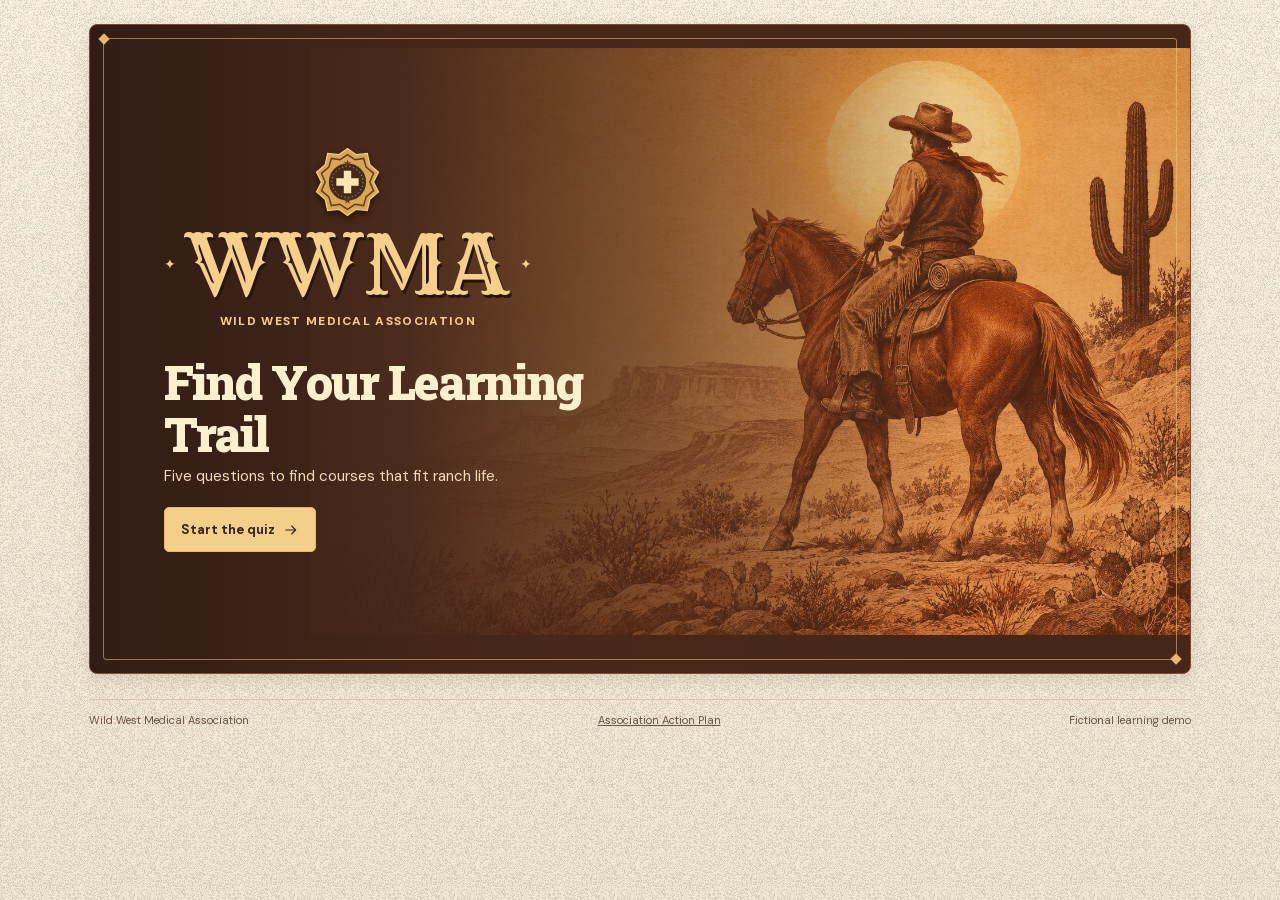
<file: wwma-action-plan-github/index.html>
<!doctype html>
<html lang="en">
<head>
  <meta charset="utf-8">
  <meta name="viewport" content="width=device-width,initial-scale=1">
  <meta name="theme-color" content="#342018">
  <meta name="description" content="Explore frontier health and safety with the fictional Wild West Medical Association.">
  <title>Frontier Field Office · Wild West Medical Association</title>
  <link rel="icon" href="assets/badge.svg" type="image/svg+xml">
  <link rel="stylesheet" href="style.css">
  <script src="app.js" defer></script>
</head>
<body>
  <a class="skip-link" href="#main">Skip to content</a>
  <svg class="sprite" xmlns="http://www.w3.org/2000/svg" aria-hidden="true">
    <symbol id="i-megaphone" viewBox="0 0 24 24"><path d="M4 10h4l10-5v14l-10-5H4a2 2 0 0 1-2-2v0a2 2 0 0 1 2-2Zm4 0v4l2 6H7l-2-6m15-5 2-1m-2 5h2m-2 3 2 1"/></symbol>
    <symbol id="i-chart" viewBox="0 0 24 24"><path d="M4 4v16h17M8 15v-3m5 3V8m5 7V5"/></symbol>
    <symbol id="i-arrow" viewBox="0 0 24 24"><path d="M4 12h15m-6-6 6 6-6 6"/></symbol>
    <symbol id="i-return" viewBox="0 0 24 24"><path d="M4 10a8 8 0 1 1 1 8M4 10V4m0 6h6"/></symbol>
    <symbol id="i-users" viewBox="0 0 24 24"><circle cx="9" cy="7" r="3"/><path d="M3 20v-2a5 5 0 0 1 5-5h2a5 5 0 0 1 5 5v2M16 4a3 3 0 0 1 0 6m1 3a5 5 0 0 1 4 5v2"/></symbol>
    <symbol id="i-copy" viewBox="0 0 24 24"><rect x="8" y="8" width="12" height="12" rx="2"/><path d="M16 4H6a2 2 0 0 0-2 2v10"/></symbol>
    <symbol id="i-download" viewBox="0 0 24 24"><path d="M12 3v12m-5-5 5 5 5-5M4 16v4h16v-4"/></symbol>
    <symbol id="i-star" viewBox="0 0 24 24"><path d="m12 2 2.7 6.9 7.3.5-5.6 4.7 1.8 7.1-6.2-4-6.2 4 1.8-7.1L2 9.4l7.3-.5Z"/></symbol>
  </svg>

  <div class="layout">
    <header class="masthead" id="masthead" hidden>
      <div class="masthead-inner">
        <a class="brand" href="#home" aria-label="WWMA home">
          <img src="assets/badge.svg" width="34" height="36" alt="">
          <span>WWMA</span>
        </a>
      </div>
    </header>
    <div class="stage">
      <main id="main" class="content" tabindex="-1">
        <section id="page-home" class="page" aria-labelledby="welcome-title">
          <div class="welcome">
            <div class="welcome-frame" aria-hidden="true"></div>
            <div class="welcome-copy">
              <div class="welcome-logo">
                <img src="assets/badge.svg" width="72" height="77" alt="">
                <div class="wordmark"><span aria-hidden="true">✦</span><strong>WWMA</strong><span aria-hidden="true">✦</span></div>
                <p>Wild West Medical Association</p>
              </div>
              <h1 id="welcome-title">Find Your Learning Trail</h1>
              <p>Five questions to find courses that fit ranch life.</p>
              <a class="button start-button" href="#education">Start the quiz <svg class="icon" aria-hidden="true"><use href="#i-arrow"/></svg></a>
            </div>
          </div>
        </section>
        <section id="page-education" class="page" aria-labelledby="quiz-title" hidden>
          <h1 id="quiz-title" class="quiz-title">Find Your Learning Trail</h1>
          <section class="panel quiz-panel" id="quiz-start" aria-label="Frontier quiz" tabindex="-1">
            <div id="quiz-progress" class="progress-wrap"></div>
            <div id="quiz"></div>
            <p class="review-note">Your answers stay in this tab. Course listings are fictional.</p>
          </section>
        </section>

        <section id="page-programs" class="page" aria-labelledby="programs-title" hidden>
          <div class="section-heading">
            <a class="back-to-quiz" href="#quiz-start" id="back-to-quiz">← Back to the quiz</a>
            <h1 id="programs-title">Frontier Programs</h1>
            <p>Preview sample courses taught by fictional ranchers, clinicians, and veterinarians.</p>
          </div>
          <div class="program-heading"><h2>Course catalog</h2><span class="demo-tag">Fictional programs</span></div>
          <div id="program-list" class="program-list"></div>
          <p class="review-note">Course content is pending clinical and veterinary review.</p>
        </section>

        <section id="page-marketing" class="page" aria-labelledby="marketing-title" hidden>
          <div class="section-heading">
            <h1 id="marketing-title">Marketing Corral</h1>
            <p>Draft outreach for the learner quiz or a sample WWMA course.</p>
          </div>
          <div class="marketing-grid">
            <section class="panel control-panel" aria-labelledby="controls-title">
              <h2 id="controls-title">Build a draft</h2>
              <form id="draft-form">
                <label for="draft-format">Format</label>
                <select id="draft-format"><option value="newsletter">Newsletter blurb</option><option value="email">Promotional email</option><option value="social">Social media caption</option></select>
                <label for="draft-topic">Campaign</label>
                <select id="draft-topic"><option value="all">Learner quiz</option></select>
                <label for="draft-tone">Tone</label>
                <select id="draft-tone"><option value="western">Playful Western</option><option value="professional">Professional</option></select>
                <button class="button primary" type="submit">Generate draft <svg class="icon" aria-hidden="true"><use href="#i-arrow"/></svg></button>
              </form>
            </section>
            <section class="panel editor-panel" aria-labelledby="editor-title">
              <div class="editor-head"><h2 id="editor-title">Editable draft</h2><span class="demo-tag"><span class="status-dot"></span> Sample copy</span></div>
              <label class="sr-only" for="draft">Edit generated draft</label>
              <textarea id="draft" rows="11" spellcheck="true" autocomplete="off"></textarea>
              <div class="editor-actions">
                <button class="button primary" id="copy-draft" type="button"><svg class="icon" aria-hidden="true"><use href="#i-copy"/></svg> Copy draft</button>
                <button class="button secondary" id="download-draft" type="button"><svg class="icon" aria-hidden="true"><use href="#i-download"/></svg> Download .txt</button>
              </div>
              <p id="draft-status" class="draft-status" role="status">Demo drafts are for editing and export only.</p>
            </section>
          </div>
        </section>

        <section id="page-research" class="page" aria-labelledby="research-title" hidden>
          <div class="section-heading">
            <h1 id="research-title">Research Roundup</h1>
            <p>Explore fictional learner profiles and see what could make training easier to access.</p>
          </div>
          <div class="panel research-filter">
            <span class="demo-tag">Fictional aggregate data</span>
            <div><label for="cohort">Demo cohort</label><select id="cohort"><option value="all">All demo cohorts</option><option value="new">Less than 1 year</option><option value="experienced">1 year or more</option></select></div>
          </div>
          <div id="metrics" class="metric-grid" aria-live="polite"></div>
          <div class="research-grid">
            <section class="panel chart-panel" aria-labelledby="chart-title">
              <h2 id="chart-title">Reported learning barriers</h2>
              <p>Learners could select more than one. Choose a barrier to see a program idea.</p>
              <div id="chart" class="chart"></div>
            </section>
            <section id="insight" class="panel insight-panel" aria-label="Programming opportunity" aria-live="polite"></section>
          </div>
        </section>

        <section id="page-trail-map" class="page" aria-labelledby="map-title" hidden>
          <div class="section-heading">
            <h1 id="map-title">Department Trail Map</h1>
            <p>Follow how one quiz informs programming and outreach across WWMA.</p>
          </div>
          <section class="panel map-panel" aria-labelledby="map-initiative">
            <div class="initiative"><svg class="icon" aria-hidden="true"><use href="#i-star"/></svg><div><p class="eyebrow">SHARED INITIATIVE</p><h2 id="map-initiative">Find Your Learning Trail</h2></div></div>
            <ol class="department-route" id="department-route"></ol>
            <div id="department-detail" class="department-detail" aria-live="polite"></div>
          </section>
        </section>

        <footer class="content-footer"><span>Wild West Medical Association</span><a href="demo.html">Association Action Plan</a><span>Fictional learning demo</span></footer>
      </main>
    </div>
  </div>

</body>
</html>
</file>
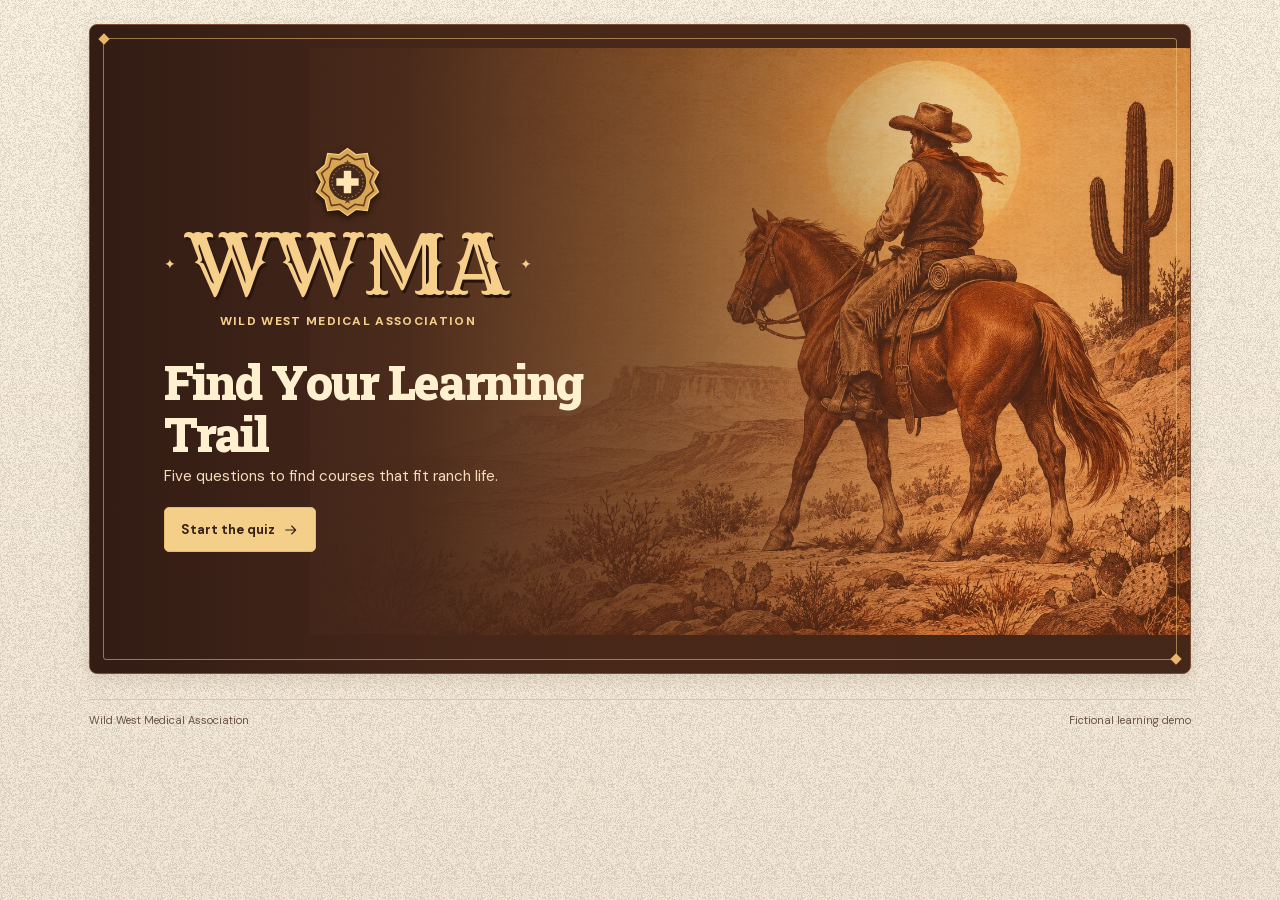
<file: wwma-github/index.html>
<!doctype html>
<html lang="en">
<head>
  <meta charset="utf-8">
  <meta name="viewport" content="width=device-width,initial-scale=1">
  <meta name="theme-color" content="#342018">
  <meta name="description" content="Explore frontier health and safety with the fictional Wild West Medical Association.">
  <title>Frontier Field Office · Wild West Medical Association</title>
  <link rel="icon" href="assets/badge.svg" type="image/svg+xml">
  <link rel="stylesheet" href="style.css">
  <script src="app.js" defer></script>
</head>
<body>
  <a class="skip-link" href="#main">Skip to content</a>
  <svg class="sprite" xmlns="http://www.w3.org/2000/svg" aria-hidden="true">
    <symbol id="i-megaphone" viewBox="0 0 24 24"><path d="M4 10h4l10-5v14l-10-5H4a2 2 0 0 1-2-2v0a2 2 0 0 1 2-2Zm4 0v4l2 6H7l-2-6m15-5 2-1m-2 5h2m-2 3 2 1"/></symbol>
    <symbol id="i-chart" viewBox="0 0 24 24"><path d="M4 4v16h17M8 15v-3m5 3V8m5 7V5"/></symbol>
    <symbol id="i-arrow" viewBox="0 0 24 24"><path d="M4 12h15m-6-6 6 6-6 6"/></symbol>
    <symbol id="i-return" viewBox="0 0 24 24"><path d="M4 10a8 8 0 1 1 1 8M4 10V4m0 6h6"/></symbol>
    <symbol id="i-users" viewBox="0 0 24 24"><circle cx="9" cy="7" r="3"/><path d="M3 20v-2a5 5 0 0 1 5-5h2a5 5 0 0 1 5 5v2M16 4a3 3 0 0 1 0 6m1 3a5 5 0 0 1 4 5v2"/></symbol>
    <symbol id="i-copy" viewBox="0 0 24 24"><rect x="8" y="8" width="12" height="12" rx="2"/><path d="M16 4H6a2 2 0 0 0-2 2v10"/></symbol>
    <symbol id="i-download" viewBox="0 0 24 24"><path d="M12 3v12m-5-5 5 5 5-5M4 16v4h16v-4"/></symbol>
    <symbol id="i-star" viewBox="0 0 24 24"><path d="m12 2 2.7 6.9 7.3.5-5.6 4.7 1.8 7.1-6.2-4-6.2 4 1.8-7.1L2 9.4l7.3-.5Z"/></symbol>
  </svg>

  <div class="layout">
    <header class="masthead" id="masthead" hidden>
      <div class="masthead-inner">
        <a class="brand" href="#home" aria-label="WWMA home">
          <img src="assets/badge.svg" width="34" height="36" alt="">
          <span>WWMA</span>
        </a>
      </div>
    </header>
    <div class="stage">
      <main id="main" class="content" tabindex="-1">
        <section id="page-home" class="page" aria-labelledby="welcome-title">
          <div class="welcome">
            <div class="welcome-frame" aria-hidden="true"></div>
            <div class="welcome-copy">
              <div class="welcome-logo">
                <img src="assets/badge.svg" width="72" height="77" alt="">
                <div class="wordmark"><span aria-hidden="true">✦</span><strong>WWMA</strong><span aria-hidden="true">✦</span></div>
                <p>Wild West Medical Association</p>
              </div>
              <h1 id="welcome-title">Find Your Learning Trail</h1>
              <p>Five questions to find courses that fit ranch life.</p>
              <a class="button start-button" href="#education">Start the quiz <svg class="icon" aria-hidden="true"><use href="#i-arrow"/></svg></a>
            </div>
          </div>
        </section>
        <section id="page-education" class="page" aria-labelledby="quiz-title" hidden>
          <h1 id="quiz-title" class="quiz-title">Find Your Learning Trail</h1>
          <section class="panel quiz-panel" id="quiz-start" aria-label="Frontier quiz" tabindex="-1">
            <div id="quiz-progress" class="progress-wrap"></div>
            <div id="quiz"></div>
            <p class="review-note">Your answers stay in this tab. Course listings are fictional.</p>
          </section>
        </section>

        <section id="page-programs" class="page" aria-labelledby="programs-title" hidden>
          <div class="section-heading">
            <a class="back-to-quiz" href="#quiz-start" id="back-to-quiz">← Back to the quiz</a>
            <h1 id="programs-title">Frontier Programs</h1>
            <p>Preview sample courses taught by fictional ranchers, clinicians, and veterinarians.</p>
          </div>
          <div class="program-heading"><h2>Course catalog</h2><span class="demo-tag">Fictional programs</span></div>
          <div id="program-list" class="program-list"></div>
          <p class="review-note">Course content is pending clinical and veterinary review.</p>
        </section>

        <section id="page-marketing" class="page" aria-labelledby="marketing-title" hidden>
          <div class="section-heading">
            <h1 id="marketing-title">Marketing Corral</h1>
            <p>Draft outreach for the learner quiz or a sample WWMA course.</p>
          </div>
          <div class="marketing-grid">
            <section class="panel control-panel" aria-labelledby="controls-title">
              <h2 id="controls-title">Build a draft</h2>
              <form id="draft-form">
                <label for="draft-format">Format</label>
                <select id="draft-format"><option value="newsletter">Newsletter blurb</option><option value="email">Promotional email</option><option value="social">Social media caption</option></select>
                <label for="draft-topic">Campaign</label>
                <select id="draft-topic"><option value="all">Learner quiz</option></select>
                <label for="draft-tone">Tone</label>
                <select id="draft-tone"><option value="western">Playful Western</option><option value="professional">Professional</option></select>
                <button class="button primary" type="submit">Generate draft <svg class="icon" aria-hidden="true"><use href="#i-arrow"/></svg></button>
              </form>
            </section>
            <section class="panel editor-panel" aria-labelledby="editor-title">
              <div class="editor-head"><h2 id="editor-title">Editable draft</h2><span class="demo-tag"><span class="status-dot"></span> Sample copy</span></div>
              <label class="sr-only" for="draft">Edit generated draft</label>
              <textarea id="draft" rows="11" spellcheck="true" autocomplete="off"></textarea>
              <div class="editor-actions">
                <button class="button primary" id="copy-draft" type="button"><svg class="icon" aria-hidden="true"><use href="#i-copy"/></svg> Copy draft</button>
                <button class="button secondary" id="download-draft" type="button"><svg class="icon" aria-hidden="true"><use href="#i-download"/></svg> Download .txt</button>
              </div>
              <p id="draft-status" class="draft-status" role="status">Demo drafts are for editing and export only.</p>
            </section>
          </div>
        </section>

        <section id="page-research" class="page" aria-labelledby="research-title" hidden>
          <div class="section-heading">
            <h1 id="research-title">Research Roundup</h1>
            <p>Explore fictional learner profiles and see what could make training easier to access.</p>
          </div>
          <div class="panel research-filter">
            <span class="demo-tag">Fictional aggregate data</span>
            <div><label for="cohort">Demo cohort</label><select id="cohort"><option value="all">All demo cohorts</option><option value="new">Less than 1 year</option><option value="experienced">1 year or more</option></select></div>
          </div>
          <div id="metrics" class="metric-grid" aria-live="polite"></div>
          <div class="research-grid">
            <section class="panel chart-panel" aria-labelledby="chart-title">
              <h2 id="chart-title">Reported learning barriers</h2>
              <p>Learners could select more than one. Choose a barrier to see a program idea.</p>
              <div id="chart" class="chart"></div>
            </section>
            <section id="insight" class="panel insight-panel" aria-label="Programming opportunity" aria-live="polite"></section>
          </div>
        </section>

        <section id="page-trail-map" class="page" aria-labelledby="map-title" hidden>
          <div class="section-heading">
            <h1 id="map-title">Department Trail Map</h1>
            <p>Follow how one quiz informs programming and outreach across WWMA.</p>
          </div>
          <section class="panel map-panel" aria-labelledby="map-initiative">
            <div class="initiative"><svg class="icon" aria-hidden="true"><use href="#i-star"/></svg><div><p class="eyebrow">SHARED INITIATIVE</p><h2 id="map-initiative">Find Your Learning Trail</h2></div></div>
            <ol class="department-route" id="department-route"></ol>
            <div id="department-detail" class="department-detail" aria-live="polite"></div>
          </section>
        </section>

        <footer class="content-footer"><span>Wild West Medical Association</span><span>Fictional learning demo</span></footer>
      </main>
    </div>
  </div>

</body>
</html>
</file>
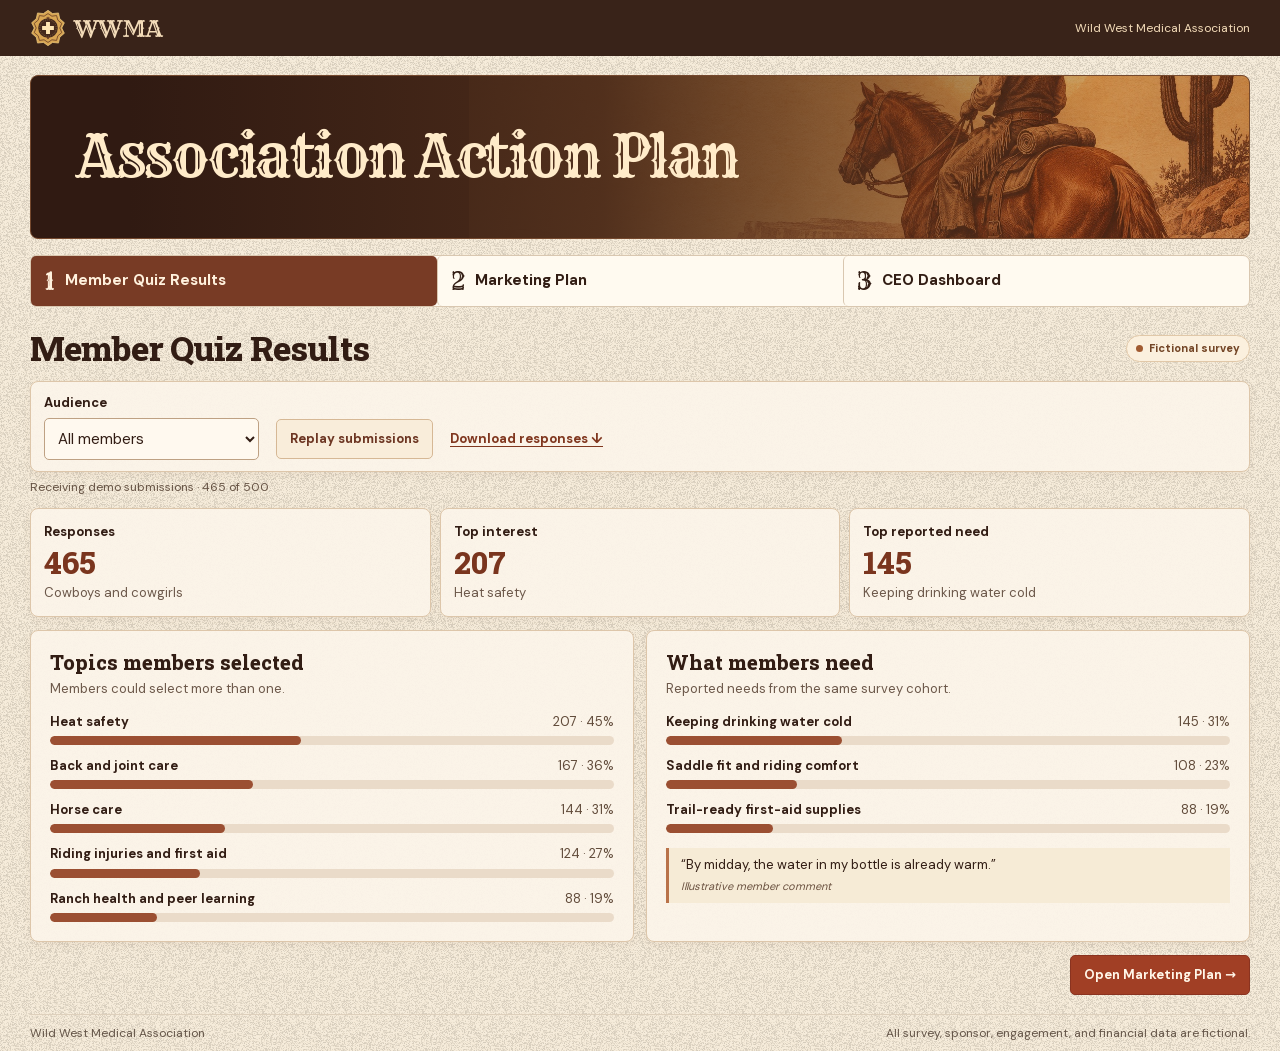
<file: wwma-action-plan-github/demo.html>
<!doctype html>
<html lang="en">
<head>
  <meta charset="utf-8">
  <meta name="viewport" content="width=device-width, initial-scale=1">
  <title>Association Action Plan · WWMA</title>
  <meta name="theme-color" content="#342218">
  <link rel="icon" href="assets/badge.svg" type="image/svg+xml">
  <link rel="stylesheet" href="style.css">
  <link rel="stylesheet" href="demo.css">
  <link rel="stylesheet" href="ceo.css?v=6">
  <script defer src="demo-data.js?v=2"></script>
  <script defer src="ceo-data.js?v=4"></script>
  <script defer src="event-posters.js"></script>
  <script defer src="dashboard-charts.js?v=5"></script>
  <script defer src="demo.js?v=6"></script>
</head>
<body class="workshop">
  <a class="skip-link" href="#workshop-main">Skip to content</a>
  <header class="workshop-header">
    <div class="workshop-width">
      <a href="index.html" class="workshop-brand"><img src="assets/badge.svg" width="36" height="38" alt=""> WWMA</a>
      <span>Wild West Medical Association</span>
    </div>
  </header>
  <main class="workshop-width workshop-main" id="workshop-main" tabindex="-1">
    <div class="action-hero"><h1>Association Action Plan</h1></div>
    <nav class="workshop-steps" aria-label="Association action plan">
      <a href="#quiz" data-step="quiz"><span>1</span><strong>Member Quiz Results</strong></a>
      <a href="#campaign" data-step="campaign"><span>2</span><strong>Marketing Plan</strong></a>
      <a href="#dashboard" data-step="dashboard"><span>3</span><strong>CEO Dashboard</strong></a>
    </nav>

    <section id="view-quiz" class="demo-view" aria-labelledby="quiz-heading">
      <div class="section-top">
        <h2 id="quiz-heading">Member Quiz Results</h2>
        <span class="data-label"><i></i> Fictional survey</span>
      </div>
      <div class="action-controls panel">
        <div><label for="survey-audience">Audience</label><select id="survey-audience"><option value="all">All members</option><option value="Cowgirl">Cowgirls</option><option value="Cowboy">Cowboys</option></select></div>
        <button id="replay-survey" class="button secondary" type="button">Replay submissions</button>
        <a href="wwma-learner-responses.csv" class="text-link" download>Download responses ↓</a>
      </div>
      <p class="stream-status" id="survey-status" role="status"></p>
      <div id="survey-kpis" class="metric-grid survey-metrics"></div>
      <div class="action-grid">
        <article class="panel action-card"><h3>Topics members selected</h3><p class="muted">Members could select more than one.</p><div id="survey-topics" class="bar-list"></div></article>
        <article class="panel action-card"><h3>What members need</h3><p class="muted">Reported needs from the same survey cohort.</p><div id="survey-needs" class="bar-list"></div><blockquote id="member-quote"></blockquote></article>
      </div>
      <div class="action-next"><a class="button primary" href="#campaign">Open Marketing Plan →</a></div>
    </section>

    <section id="view-campaign" class="demo-view" aria-labelledby="campaign-heading" hidden>
      <div class="section-top"><h2 id="campaign-heading">Marketing Plan</h2><span class="data-label"><i></i> Fictional campaigns and sponsors</span></div>
      <div class="action-grid marketing-overview">
        <article class="panel action-card"><h3>2026 event calendar</h3><div id="event-priorities"></div></article>
        <article class="panel action-card"><h3>Sponsor matches</h3><p class="muted">Match what members asked for with a fictional sponsor and a useful event idea.</p><div id="sponsor-matches"></div></article>
      </div>
      <div class="section-top campaign-title"><h3>Event campaign</h3></div>
      <div class="action-grid campaign-grid">
        <article class="panel action-card">
          <label for="shared-program">Event</label><select id="shared-program"></select>
          <p id="campaign-date" class="campaign-date"></p>
          <p id="campaign-rationale" class="campaign-rationale"></p>
          <label for="campaign-email">Promotion email draft</label>
          <textarea id="campaign-email" rows="11" spellcheck="true"></textarea>
          <div class="workshop-actions"><button class="button secondary" type="button" id="copy-email">Copy email</button><button class="button secondary" type="button" id="save-email">Download email ↓</button></div>
          <p id="email-status" class="inline-status" role="status"></p>
        </article>
        <article class="panel action-card poster-card">
          <div class="poster-tools"><div><label for="poster-format">Promotional poster</label><select id="poster-format"><option value="portrait">Portrait · 1080 × 1350</option><option value="square">Square · 1080 × 1080</option></select></div><button id="download-poster" class="button primary" type="button" disabled>Download PNG ↓</button></div>
          <canvas id="event-poster" width="1080" height="1350" role="img" aria-label="Event poster preview"></canvas>
          <p id="poster-status" class="inline-status" role="status"></p>
        </article>
      </div>
      <div class="action-next"><a class="button primary" href="#dashboard">Open CEO Dashboard →</a></div>
    </section>

    <section id="view-dashboard" class="demo-view ceo-view" aria-labelledby="dashboard-heading" hidden>
      <aside class="ceo-sidebar">
        <a href="index.html" class="ceo-brand"><img src="assets/badge.svg" width="38" height="41" alt=""><span>WWMA<small>Wild West Medical Association</small></span></a>
        <nav aria-label="CEO dashboard sections" class="ceo-nav">
          <p>Executive view</p>
          <a href="#dashboard" data-ceo-section="overview"><span aria-hidden="true">◫</span> Overview</a>
          <a href="#dashboard/programs" data-ceo-section="programs"><span aria-hidden="true">☷</span> Program performance</a>
          <a href="#dashboard/engagement" data-ceo-section="engagement"><span aria-hidden="true">◔</span> Engagement</a>
          <p>Association action plan</p>
          <a href="#quiz"><span aria-hidden="true">☑</span> Member Quiz Results</a>
          <a href="#campaign"><span aria-hidden="true">◇</span> Marketing Plan</a>
        </nav>
      </aside>
      <div class="ceo-content">
        <header class="ceo-header" id="ceo-overview">
          <div><h2 id="dashboard-heading">CEO Dashboard</h2><p>Association Action Plan</p></div>
          <span class="data-label live-label"><i></i> Simulated live data</span>
        </header>
        <div class="panel ceo-period-bar">
          <div><strong>Reporting period</strong><small id="ceo-period-caption"></small></div>
          <div id="period-filter" class="ceo-year-control" role="group" aria-label="Reporting quarter"></div>
        </div>
        <section class="panel action-card ceo-drilldown" id="ceo-drilldown" tabindex="-1" aria-labelledby="drill-title" hidden>
          <div class="section-top"><h3 id="drill-title"></h3><button id="close-drill" class="button secondary" type="button">← Back to overview</button></div>
          <div id="registrations-focus" hidden>
            <h4 id="registrations-month-heading">YTD registrations by month</h4>
            <p class="muted">Each bar shows new bookings for one program. The striped December bar shows projected Annual Meeting bookings through opening day.</p>
            <div class="registration-trend-controls">
              <div><label for="registrations-trend-program">Program</label>
                <select id="registrations-trend-program"><option value="all">All programs</option></select></div>
              <div id="registrations-session-filter" hidden><label for="registrations-trend-session">Session</label>
                <select id="registrations-trend-session"></select></div>
            </div>
            <div id="registrations-monthly" class="interactive-chart" aria-labelledby="registrations-month-heading"></div>
          </div>
          <div id="drill-content"></div>
          <div id="revenue-focus" hidden>
            <div class="action-controls ceo-revenue-controls">
              <div><label for="revenue-primary-year">Reporting year</label><select id="revenue-primary-year"></select></div>
              <div><label for="revenue-compare-year">Compare with</label><select id="revenue-compare-year"></select></div>
            </div>
            <div id="revenue-totals" class="ceo-revenue-totals"></div>
            <h4 id="revenue-program-heading">Revenue by program</h4>
            <p class="muted">Compare events by the share of spots booked. Revenue bars show how each paid event performed against its own plan, marked by the vertical line.</p>
            <div class="ceo-focus-legend"><span><i></i> Booked</span><span><i></i> Unfilled capacity</span></div>
            <div id="revenue-timeline" class="interactive-chart"></div>
          </div>
        </section>
        <div id="ceo-overview-body">
        <div class="ceo-overview-grid">
          <article class="ceo-brief">
            <div><h3>Executive overview</h3><p id="health-summary"></p></div>
            <div class="ceo-brief-actions"><button id="replay-dashboard" class="button secondary" type="button">Replay updates</button><p class="stream-status" id="dashboard-status" role="status"></p></div>
          </article>
          <div id="dashboard-kpis" class="ceo-kpis"></div>
        </div>
        <div id="priority-kpis" class="priority-grid" aria-label="Annual meeting and lab performance"></div>
        <div class="action-controls panel ceo-controls">
          <div><label for="format-filter">Program format</label><select id="format-filter"><option value="all">All formats</option><option>Annual meeting</option><option>Hands-on course</option><option>Webinar</option></select></div>
          <div><label for="program-filter">Program</label><select id="program-filter"></select></div>
          <button class="button secondary" id="export-metrics" type="button">Export CSV ↓</button>
          <p id="dashboard-export-status" class="inline-status" role="status"></p>
        </div>
        <div class="ceo-primary-grid" id="ceo-programs" tabindex="-1">
          <article class="panel action-card ledger">
            <h3>Program performance</h3>
            <p class="muted">Action flags call out low bookings, missed targets, or capacity pressure by quarter.</p>
            <p id="dashboard-empty" class="muted" hidden>No programs for the selected filters.</p>
            <div class="table-scroll" tabindex="0" role="region" aria-label="Program performance table">
              <table><thead><tr><th scope="col">Program</th><th scope="col">Registrations / capacity</th><th scope="col">Actual attendance</th><th scope="col">Net revenue / plan</th><th scope="col">Variance</th><th scope="col">Action and owner</th></tr></thead><tbody id="metrics-table"></tbody></table>
            </div>
          </article>
          <article class="panel action-card ceo-notes"><h3>What stands out</h3><ul id="executive-notes" class="executive-notes"></ul></article>
        </div>
        <div class="action-grid ceo-charts" id="ceo-engagement" tabindex="-1">
          <article class="panel action-card"><h3>Revenue mix</h3><p class="muted">Net registration revenue by format</p><div id="revenue-year" class="ceo-year-control" role="group" aria-label="Revenue mix year"></div><div id="revenue-mix" class="interactive-chart"></div></article>
          <article class="panel action-card"><h3>Attendance mix</h3><p class="muted">Verified check-ins by format</p><div id="attendance-year" class="ceo-year-control" role="group" aria-label="Attendance mix year"></div><div id="attendance-mix" class="interactive-chart" data-empty="No completed events for this selection. Upcoming events appear in Program performance."></div></article>
          <article class="panel action-card"><h3>Campaign engagement</h3><p class="muted">Email activity across the selected programs</p><div id="engagement-chart" class="interactive-chart"></div></article>
        </div>
        <div class="action-grid ceo-charts ceo-comparisons">
          <article class="panel action-card"><h3>Revenue against plan</h3><p class="muted">Net revenue in USD. Each vertical marker shows the plan.</p><div id="revenue-chart" class="interactive-chart"></div></article>
          <article class="panel action-card"><h3>Attendance against plan</h3><p class="muted">Actual check-ins by program. Each vertical marker shows the plan.</p><div id="attendance-chart" class="interactive-chart" data-empty="No completed events for this selection. Upcoming events appear in Program performance."></div></article>
        </div>
        <details class="workshop-details dashboard-notes"><summary>About the data</summary>
          <p>Fictional dashboard as of November 13, 2026. The 500 survey profiles cover Q3 and Q4 2026. Replay adds the last 50 profiles and their linked activity. Historical program totals are simulated separately.</p>
          <p>Capacity counts all available registration spots, including member and non-member spots. Actual attendance counts check-ins for completed sessions. Net registration revenue counts payments less refunds, including paid registrations for upcoming events. Mix charts use their own year and follow the quarter, format, and program filters. Membership figures count active members at the latest point in the selected quarter and renewals among members due to renew. Research grants use the full 2026 budget.</p>
        </details>
        </div>
      </div>
    </section>
  </main>
  <footer class="workshop-width workshop-footer"><span>Wild West Medical Association</span><span>All survey, sponsor, engagement, and financial data are fictional.</span></footer>
</body>
</html>
</file>
<file: wwma-action-plan-github/style.css>
@font-face { font-family: "DM Sans"; src: url("assets/dm-sans.woff2") format("woff2"); font-weight: 400 800; font-display: swap; }
@font-face { font-family: "Roboto Slab"; src: url("assets/roboto-slab.woff2") format("woff2"); font-weight: 500 900; font-display: swap; }
@font-face { font-family: Rye; src: url("assets/rye.woff2") format("woff2"); font-weight: 400; font-display: swap; }
:root {
  color-scheme: light;
  --ink: #321d14;
  --muted: #6c5445;
  --rust: #a13f25;
  --rust-dark: #80301e;
  --accent: #e9b66b;
  --paper: #f3e7d5;
  --cream: #fcf4e7;
  --line: #ddc6aa;
  --gold-line: #c59c6d;
  --serif: "Roboto Slab", "Rockwell", "American Typewriter", "Bookman Old Style", Georgia, serif;
  --reading-serif: "PT Serif", Georgia, serif;
  --sans: "DM Sans", system-ui, -apple-system, "Segoe UI", sans-serif;
  font: 15px/1.55 var(--sans);
  color: var(--ink);
  background: var(--paper);
}
*, *::before, *::after { box-sizing: border-box; }
body, h1, h2, h3, p, ol, ul { margin: 0; }
button, select, textarea { font: inherit; color: inherit; }
button, select { cursor: pointer; }
a { color: inherit; }
:focus-visible { outline: 3px solid #b74c2d; outline-offset: 4px; }
[hidden] { display: none !important; }
.sprite { position: absolute; overflow: hidden; width: 0; height: 0; }
.icon { width: 20px; height: 20px; flex: 0 0 auto; fill: none; stroke: currentColor; stroke-width: 1.65; stroke-linecap: round; stroke-linejoin: round; vertical-align: middle; }
.sr-only, .skip-link:not(:focus) { position: absolute; width: 1px; height: 1px; padding: 0; margin: -1px; overflow: hidden; clip-path: inset(50%); white-space: nowrap; border: 0; }
.skip-link:focus { position: fixed; top: 10px; left: 10px; z-index: 10; background: white; padding: 10px; }
.masthead {
  background: url("assets/grain.png"), linear-gradient(100deg, #342218, #462a1c);
  border-bottom: 1px solid #774b30;
  color: #f5dbb6;
}
.masthead-inner { max-width: 1168px; margin: auto; padding: 8px clamp(17px, 3vw, 33px); }
.brand { display: inline-flex; align-items: center; gap: 8px; min-height: 42px; font: 400 19px/1 Rye, var(--serif); letter-spacing: .04em; text-decoration: none; }
.masthead a:focus-visible { outline-color: #ffcf89; }
.stage { background-image: url("assets/grain.png"), linear-gradient(180deg, #fbf1df, #f2e5d2); min-height: calc(100vh - 59px); }
.masthead[hidden] + .stage { min-height: 100vh; }
.content { max-width: 1168px; margin: 0 auto; padding: 24px clamp(17px, 3vw, 33px) 0; }
.content:focus, [tabindex="-1"]:focus { outline: none; }
.demo-tag { display: inline-flex; width: fit-content; border: 1px solid #dfbb85; border-radius: 50px; padding: 4px 10px; font-size: 11px; font-weight: 700; color: #694124; background: #f5e4cb; line-height: 1.35; }
.eyebrow { font-weight: 800; letter-spacing: .12em; font-size: 10px; line-height: 1.4; color: var(--rust-dark); display: flex; align-items: center; gap: 8px; }
h1 { font: 900 clamp(34px, 5vw, 64px)/1.07 var(--serif); letter-spacing: -.043em; }
.welcome {
  position: relative;
  isolation: isolate;
  display: grid;
  align-items: center;
  min-height: clamp(480px, calc(100svh - 100px), 650px);
  border: 1px solid #7c4d33;
  border-radius: 8px;
  overflow: hidden;
  color: #fff0d0;
  background-color: #452719;
  background-image: linear-gradient(90deg, #321c14 0%, #442619f5 29%, #4b2818a6 52%, #4927191a 78%), url("assets/frontier-ride.jpg");
  background-repeat: no-repeat;
  background-position: center, right 37%;
  background-size: cover, 80% auto;
  box-shadow: 0 5px 16px #58371924;
}
.welcome-frame { position: absolute; inset: 13px; border: 1px solid #efc47a8c; border-radius: 3px; pointer-events: none; }
.welcome-frame::before, .welcome-frame::after { position: absolute; content: ""; width: 8px; height: 8px; background: #e9b66b; rotate: 45deg; }
.welcome-frame::before { top: -4px; left: -4px; }
.welcome-frame::after { bottom: -4px; right: -4px; }
.welcome-copy { padding: 40px clamp(24px, 6vw, 74px); max-width: 630px; }
.welcome-logo { display: grid; justify-items: center; width: fit-content; color: #f6cf8b; }
.welcome-logo img { display: block; width: 67px; height: auto; filter: drop-shadow(0 3px 3px #251005); }
.wordmark { display: flex; align-items: center; gap: 11px; margin-top: 6px; }
.wordmark strong { font: 400 clamp(44px, 6.4vw, 89px)/1 Rye, var(--serif); letter-spacing: .025em; text-shadow: 2px 3px #28140e; }
.wordmark span { font-size: 14px; }
.welcome-logo p { margin-top: 6px; font-size: clamp(9px, 1.2vw, 12px); font-weight: 800; text-transform: uppercase; letter-spacing: .11em; }
.welcome h1 { margin: 26px 0 6px; font-size: clamp(28px, 4.2vw, 48px); }
.welcome-copy > p { color: #f7ddbb; font-size: 15px; }
.welcome .start-button { min-height: 45px; margin-top: 19px; color: #352016; background: #f4cf8a; border-color: #eaba6b; padding-inline: 16px; }
.welcome .start-button:hover { background: #ffe3ac; }
.welcome .start-button:focus-visible { outline-color: #ffcf89; }
.quiz-title { max-width: 780px; margin: 6px auto 0; font: 400 clamp(25px, 4.2vw, 43px)/1.12 Rye, var(--serif); letter-spacing: -.025em; }
.back-to-quiz { display: inline-block; color: var(--rust-dark); font-weight: 700; font-size: 13px; text-underline-offset: 3px; }
.panel { border: 1px solid var(--line); border-radius: 8px; background: #fcf5eaed; box-shadow: 0 3px 9px #74513311; }
h2 { font: 800 22px/1.2 var(--serif); letter-spacing: -.025em; }
.quiz-panel { max-width: 780px; margin: 21px auto 0; padding: 20px 25px; scroll-margin-top: 14px; }
.review-note { margin-top: 13px; padding-top: 10px; border-top: 1px solid var(--line); color: var(--muted); font-size: 12px; }
.program-heading { display: flex; flex-wrap: wrap; justify-content: space-between; align-items: center; gap: 6px 15px; margin-bottom: 13px; }
.program-list { display: grid; gap: 10px; }
.program-card summary { display: grid; grid-template-columns: minmax(0, 1fr) auto 16px; align-items: center; gap: 8px 16px; cursor: pointer; padding: 13px 17px; list-style: none; }
.program-card summary::-webkit-details-marker { display: none; }
.program-card summary::after { content: ""; border-right: 2px solid currentColor; border-bottom: 2px solid currentColor; height: 8px; width: 8px; rotate: 45deg; justify-self: center; }
.program-card[open] summary::after { rotate: 225deg; }
.program-card summary:hover { background: #f6e7d4; }
.program-card .eyebrow { letter-spacing: .09em; }
.program-title { display: block; margin-top: 2px; font: 800 19px/1.3 var(--serif); }
.program-time { color: var(--muted); font-size: 13px; }
.program-detail { padding: 12px 17px 16px; border-top: 1px solid var(--line); color: var(--muted); }
.program-detail p + p { margin-top: 5px; }
.insight-actions { display: flex; flex-wrap: wrap; gap: 7px; margin-top: 13px; }
.progress-wrap { margin-bottom: 22px; }
.progress-label { display: flex; justify-content: space-between; gap: 12px; align-items: baseline; font-size: 12px; color: var(--muted); margin-bottom: 8px; }
.progress-label strong { font-size: 11px; color: #7c3d26; letter-spacing: .135em; text-transform: uppercase; }
progress { width: 100%; height: 7px; border: 0; display: block; appearance: none; border-radius: 10px; background: #ead8be; overflow: hidden; }
progress::-webkit-progress-bar { background: #ead8be; }
progress::-webkit-progress-value { background: var(--rust); border-radius: 10px; }
progress::-moz-progress-bar { background: var(--rust); border-radius: 10px; }
.topic-label { display: inline-block; width: fit-content; padding: 4px 8px; border-radius: 3px; background: #f1debf; color: #70452c; font-weight: 800; font-size: 10px; letter-spacing: .095em; text-transform: uppercase; }
.question { margin-top: 10px; margin-bottom: 17px; font: 700 clamp(21px, 2vw, 29px)/1.23 var(--reading-serif); letter-spacing: -.018em; }
.profile-field { min-width: 0; margin: 0; padding: 0; border: 0; }
.profile-field .question { padding: 0; margin-top: 0; margin-bottom: 12px; }
.choice-instruction { margin-bottom: 8px; color: var(--muted); }
.choices { display: grid; gap: 7px; }
.topic-choices { grid-template-columns: repeat(2, minmax(0, 1fr)); }
.choice { display: flex; text-align: left; align-items: center; gap: 11px; min-height: 43px; margin: 0; padding: 7px 12px; background: #fff9ef; border: 1px solid var(--line); border-radius: 6px; line-height: 1.35; font-size: 14px; font-weight: 650; cursor: pointer; }
.choice:hover, .choice:has(input:checked) { border-color: var(--rust); background: #f7e8d3; }
.choice input { flex: 0 0 auto; width: 16px; height: 16px; margin: 0; accent-color: var(--rust); }
.quiz-actions { margin-top: 16px; display: flex; justify-content: flex-end; gap: 12px; flex-wrap: wrap; align-items: center; }
.button { min-height: 40px; display: inline-flex; align-items: center; justify-content: center; gap: 8px; border-radius: 5px; padding: 8px 13px; border: 1px solid transparent; font-weight: 700; text-decoration: none; font-size: 13px; }
.button .icon { width: 16px; height: 16px; }
.primary { color: #fff6e8; background: var(--rust); border-color: #8a3320; }
.primary:hover { background: var(--rust-dark); }
.secondary { color: #6d3623; background: #f9edda; border-color: #d6b895; }
.secondary:hover { background: #f1dfc6; }
.button:disabled { opacity: .6; cursor: default; }
.profile-result h2 { font-size: clamp(24px, 3vw, 32px); }
.result-intro { margin-top: 6px; color: var(--muted); }
.course-matches { list-style: none; padding: 0; margin: 15px 0; display: grid; gap: 9px; }
.course-matches li { padding: 11px 14px; background: #fff9ef; border: 1px solid var(--line); border-radius: 6px; }
.course-matches li:first-child { border-color: var(--gold-line); background: #f9edd9; }
.course-matches .eyebrow { margin-bottom: 3px; }
.course-matches h3 { font: 750 18px/1.3 var(--serif); }
.course-matches h3 a { text-underline-offset: 3px; }
.match-reasons { margin-top: 4px; font-size: 13px; color: var(--muted); }
.answer-review { border-top: 1px solid var(--line); padding-top: 10px; }
.answer-review summary { cursor: pointer; font-weight: 750; }
.profile-summary { margin: 9px 0 0; font-size: 13px; }
.profile-summary div { display: grid; grid-template-columns: 84px minmax(0, 1fr); gap: 4px; padding: 4px 0; }
.profile-summary dt { font-weight: 750; }
.profile-summary dd { margin: 0; color: var(--muted); }
.section-heading { padding: 7px 0 16px; margin-bottom: 20px; border-bottom: 1px solid var(--line); }
.section-heading h1 { margin: 9px 0 9px; font-size: clamp(32px, 4.8vw, 49px); }
.section-heading > p:last-child { color: var(--muted); }
.marketing-grid, .research-grid { display: grid; grid-template-columns: minmax(220px, 1fr) minmax(0, 2fr); gap: 20px; align-items: start; }
.control-panel, .editor-panel, .chart-panel, .insight-panel { padding: 22px; }
.control-panel form { display: grid; margin-top: 16px; }
label { font-size: 13px; font-weight: 750; display: block; margin-bottom: 5px; }
select, textarea { background: #fff9ef; border: 1px solid #bea183; border-radius: 5px; width: 100%; }
select { min-height: 42px; padding: 7px 9px; }
.control-panel select { margin-bottom: 13px; }
.control-panel form .button { margin-top: 6px; }
.editor-head { display: flex; align-items: center; justify-content: space-between; gap: 8px; margin-bottom: 15px; }
textarea { display: block; resize: vertical; padding: 12px; line-height: 1.6; min-height: 140px; }
.editor-actions { display: flex; flex-wrap: wrap; gap: 8px; margin-top: 12px; }
.draft-status { margin-top: 10px; color: var(--muted); font-size: 13px; min-height: 1.55em; }
.research-filter { padding: 14px 20px; display: flex; flex-wrap: wrap; align-items: center; justify-content: space-between; gap: 12px; }
.research-filter select { min-width: 185px; }
.metric-grid { display: grid; grid-template-columns: minmax(0, 1fr) minmax(0, 2fr); gap: 15px; margin: 17px 0; }
.metric { padding: 15px 18px; display: flex; flex-direction: column; justify-content: center; }
.metric strong { font: 800 clamp(20px, 3vw, 31px)/1.2 var(--serif); margin-bottom: 3px; color: #803721; }
.metric span { font-size: 13px; color: var(--muted); }
.research-grid { grid-template-columns: minmax(0, 1.65fr) minmax(225px, 1fr); }
.chart-panel > p, .insight-panel > p, .department-detail p { color: var(--muted); margin-top: 6px; font-size: 14px; }
.chart { display: grid; gap: 8px; margin-top: 14px; }
.chart-row { display: grid; grid-template-columns: 1fr auto; gap: 5px; font-weight: 700; font-size: 13px; align-items: center; text-align: left; width: 100%; background: #fbf0e0; border: 1px solid transparent; padding: 8px 10px; border-radius: 5px; }
.chart-row:hover, .chart-row[aria-pressed="true"] { border-color: #b27e58; background: #f6e7ce; }
.bar-track { grid-column: 1 / -1; height: 7px; display: block; background: #e8d3b8; border-radius: 10px; overflow: hidden; }
.bar { background: #ab5737; display: block; height: 100%; border-radius: 10px; }
.chart-row[aria-pressed="true"] .bar { background: #80321e; }
.insight-panel { border-top: 3px solid #b87949; }
.insight-panel h2, .department-detail h3 { margin-top: 7px; }
.map-panel { padding: 22px; }
.initiative { display: flex; gap: 12px; align-items: center; max-width: fit-content; padding: 12px 16px; background: #f2debf; border: 1px solid #dfbd92; border-radius: 6px; margin: 0 auto; }
.initiative > .icon { width: 27px; height: 27px; color: #a3502c; }
.initiative h2 { margin-top: 4px; }
.department-route { position: relative; display: grid; grid-template-columns: repeat(4, minmax(0, 1fr)); gap: 13px; padding: 20px 0; list-style: none; }
.department-route::before { content: ""; border-left: 2px dashed #c58e60; height: 22px; position: absolute; top: 0; left: 50%; }
.department-route::after { content: ""; border-top: 2px dashed #c58e60; position: absolute; top: 22px; left: 12%; right: 12%; }
.department-route li { min-width: 0; position: relative; z-index: 1; margin-top: 13px; }
.department-route li::before { content: ""; border-left: 2px dashed #c58e60; position: absolute; top: -11px; height: 11px; left: 50%; }
.department-route button { width: 100%; min-height: 86px; padding: 9px 5px; display: grid; justify-items: center; align-content: center; gap: 7px; border-radius: 6px; border: 1px solid #d4b895; background: #f9ebd5; color: #613722; font-weight: 750; }
.department-route button:hover { border-color: var(--rust); }
.department-route button[aria-pressed="true"] { background: #963c25; border-color: #80321e; color: #fff2de; }
.department-route .icon { width: 23px; height: 23px; }
.department-detail { border-radius: 5px; border: 1px solid #e0c8aa; background: #fff8ee; padding: 15px 17px; }
.department-detail h3 { font: 800 22px/1.2 var(--serif); }
.department-detail .button { margin-top: 13px; }
.content-footer { display: flex; flex-wrap: wrap; justify-content: space-between; gap: 5px 15px; border-top: 1px solid #dbc5a9; color: #6d5543; margin-top: 25px; padding: 12px 0 15px; font-size: 11px; }
@media (max-width: 740px) {
  .welcome { background-size: cover, auto 100%; background-position: center, 60% center; }
}
@media (max-width: 600px) {
  .content { padding: 13px 12px 0; }
  .welcome {
    min-height: 535px;
    align-items: end;
    background-image: linear-gradient(0deg, #321c14 4%, #432617f7 32%, #432615ad 63%, #44261519 100%), url("assets/frontier-ride.jpg");
    background-size: cover, auto 74%;
    background-position: center, 70% top;
  }
  .welcome-frame { inset: 8px; }
  .welcome-copy { padding: 24px 21px 29px; }
  .welcome-logo img { width: 51px; }
  .welcome h1 { margin-top: 19px; }
  .quiz-panel { margin-top: 13px; }
  .marketing-grid, .research-grid { grid-template-columns: 1fr; }
  .quiz-panel, .control-panel, .editor-panel, .chart-panel, .insight-panel, .map-panel { padding: 15px; }
  .progress-wrap { margin-bottom: 16px; }
  .topic-choices { grid-template-columns: 1fr; }
  .choice { min-height: 45px; padding-inline: 8px; gap: 8px; }
  .program-card summary { grid-template-columns: minmax(0, 1fr) 16px; gap: 3px 7px; }
  .program-card summary::after { grid-column: 2; grid-row: 1 / span 2; }
  .program-title { font-size: 17px; }
  .metric-grid { grid-template-columns: repeat(2, minmax(0, 1fr)); gap: 9px; }
  .metric { padding: 10px; }
  .department-route { grid-template-columns: repeat(2, minmax(0, 1fr)); gap: 8px; padding-bottom: 14px; }
  .department-route::after { left: 25%; right: 25%; }
  .department-route li { margin-top: 8px; }
  .department-route li::before { top: -8px; height: 8px; }
  .department-route button { min-height: 66px; font-size: 12px; }
}
@media (forced-colors: active) {
  .button, .choice, .chart-row { border: 1px solid ButtonText; }
  .department-route button[aria-pressed="true"], .chart-row[aria-pressed="true"] { outline: 2px solid Highlight; }
  .bar { forced-color-adjust: none; background: #96482b; }
}
</file>
<file: wwma-github/style.css>
@font-face { font-family: "DM Sans"; src: url("assets/dm-sans.woff2") format("woff2"); font-weight: 400 800; font-display: swap; }
@font-face { font-family: "Roboto Slab"; src: url("assets/roboto-slab.woff2") format("woff2"); font-weight: 500 900; font-display: swap; }
@font-face { font-family: Rye; src: url("assets/rye.woff2") format("woff2"); font-weight: 400; font-display: swap; }
:root {
  color-scheme: light;
  --ink: #321d14;
  --muted: #6c5445;
  --rust: #a13f25;
  --rust-dark: #80301e;
  --accent: #e9b66b;
  --paper: #f3e7d5;
  --cream: #fcf4e7;
  --line: #ddc6aa;
  --gold-line: #c59c6d;
  --serif: "Roboto Slab", "Rockwell", "American Typewriter", "Bookman Old Style", Georgia, serif;
  --reading-serif: "PT Serif", Georgia, serif;
  --sans: "DM Sans", system-ui, -apple-system, "Segoe UI", sans-serif;
  font: 15px/1.55 var(--sans);
  color: var(--ink);
  background: var(--paper);
}
*, *::before, *::after { box-sizing: border-box; }
body, h1, h2, h3, p, ol, ul { margin: 0; }
button, select, textarea { font: inherit; color: inherit; }
button, select { cursor: pointer; }
a { color: inherit; }
:focus-visible { outline: 3px solid #b74c2d; outline-offset: 4px; }
[hidden] { display: none !important; }
.sprite { position: absolute; overflow: hidden; width: 0; height: 0; }
.icon { width: 20px; height: 20px; flex: 0 0 auto; fill: none; stroke: currentColor; stroke-width: 1.65; stroke-linecap: round; stroke-linejoin: round; vertical-align: middle; }
.sr-only, .skip-link:not(:focus) { position: absolute; width: 1px; height: 1px; padding: 0; margin: -1px; overflow: hidden; clip-path: inset(50%); white-space: nowrap; border: 0; }
.skip-link:focus { position: fixed; top: 10px; left: 10px; z-index: 10; background: white; padding: 10px; }
.masthead {
  background: url("assets/grain.png"), linear-gradient(100deg, #342218, #462a1c);
  border-bottom: 1px solid #774b30;
  color: #f5dbb6;
}
.masthead-inner { max-width: 1168px; margin: auto; padding: 8px clamp(17px, 3vw, 33px); }
.brand { display: inline-flex; align-items: center; gap: 8px; min-height: 42px; font: 400 19px/1 Rye, var(--serif); letter-spacing: .04em; text-decoration: none; }
.masthead a:focus-visible { outline-color: #ffcf89; }
.stage { background-image: url("assets/grain.png"), linear-gradient(180deg, #fbf1df, #f2e5d2); min-height: calc(100vh - 59px); }
.masthead[hidden] + .stage { min-height: 100vh; }
.content { max-width: 1168px; margin: 0 auto; padding: 24px clamp(17px, 3vw, 33px) 0; }
.content:focus, [tabindex="-1"]:focus { outline: none; }
.demo-tag { display: inline-flex; width: fit-content; border: 1px solid #dfbb85; border-radius: 50px; padding: 4px 10px; font-size: 11px; font-weight: 700; color: #694124; background: #f5e4cb; line-height: 1.35; }
.eyebrow { font-weight: 800; letter-spacing: .12em; font-size: 10px; line-height: 1.4; color: var(--rust-dark); display: flex; align-items: center; gap: 8px; }
h1 { font: 900 clamp(34px, 5vw, 64px)/1.07 var(--serif); letter-spacing: -.043em; }
.welcome {
  position: relative;
  isolation: isolate;
  display: grid;
  align-items: center;
  min-height: clamp(480px, calc(100svh - 100px), 650px);
  border: 1px solid #7c4d33;
  border-radius: 8px;
  overflow: hidden;
  color: #fff0d0;
  background-color: #452719;
  background-image: linear-gradient(90deg, #321c14 0%, #442619f5 29%, #4b2818a6 52%, #4927191a 78%), url("assets/frontier-ride.jpg");
  background-repeat: no-repeat;
  background-position: center, right 37%;
  background-size: cover, 80% auto;
  box-shadow: 0 5px 16px #58371924;
}
.welcome-frame { position: absolute; inset: 13px; border: 1px solid #efc47a8c; border-radius: 3px; pointer-events: none; }
.welcome-frame::before, .welcome-frame::after { position: absolute; content: ""; width: 8px; height: 8px; background: #e9b66b; rotate: 45deg; }
.welcome-frame::before { top: -4px; left: -4px; }
.welcome-frame::after { bottom: -4px; right: -4px; }
.welcome-copy { padding: 40px clamp(24px, 6vw, 74px); max-width: 630px; }
.welcome-logo { display: grid; justify-items: center; width: fit-content; color: #f6cf8b; }
.welcome-logo img { display: block; width: 67px; height: auto; filter: drop-shadow(0 3px 3px #251005); }
.wordmark { display: flex; align-items: center; gap: 11px; margin-top: 6px; }
.wordmark strong { font: 400 clamp(44px, 6.4vw, 89px)/1 Rye, var(--serif); letter-spacing: .025em; text-shadow: 2px 3px #28140e; }
.wordmark span { font-size: 14px; }
.welcome-logo p { margin-top: 6px; font-size: clamp(9px, 1.2vw, 12px); font-weight: 800; text-transform: uppercase; letter-spacing: .11em; }
.welcome h1 { margin: 26px 0 6px; font-size: clamp(28px, 4.2vw, 48px); }
.welcome-copy > p { color: #f7ddbb; font-size: 15px; }
.welcome .start-button { min-height: 45px; margin-top: 19px; color: #352016; background: #f4cf8a; border-color: #eaba6b; padding-inline: 16px; }
.welcome .start-button:hover { background: #ffe3ac; }
.welcome .start-button:focus-visible { outline-color: #ffcf89; }
.quiz-title { max-width: 780px; margin: 6px auto 0; font: 400 clamp(25px, 4.2vw, 43px)/1.12 Rye, var(--serif); letter-spacing: -.025em; }
.back-to-quiz { display: inline-block; color: var(--rust-dark); font-weight: 700; font-size: 13px; text-underline-offset: 3px; }
.panel { border: 1px solid var(--line); border-radius: 8px; background: #fcf5eaed; box-shadow: 0 3px 9px #74513311; }
h2 { font: 800 22px/1.2 var(--serif); letter-spacing: -.025em; }
.quiz-panel { max-width: 780px; margin: 21px auto 0; padding: 20px 25px; scroll-margin-top: 14px; }
.review-note { margin-top: 13px; padding-top: 10px; border-top: 1px solid var(--line); color: var(--muted); font-size: 12px; }
.program-heading { display: flex; flex-wrap: wrap; justify-content: space-between; align-items: center; gap: 6px 15px; margin-bottom: 13px; }
.program-list { display: grid; gap: 10px; }
.program-card summary { display: grid; grid-template-columns: minmax(0, 1fr) auto 16px; align-items: center; gap: 8px 16px; cursor: pointer; padding: 13px 17px; list-style: none; }
.program-card summary::-webkit-details-marker { display: none; }
.program-card summary::after { content: ""; border-right: 2px solid currentColor; border-bottom: 2px solid currentColor; height: 8px; width: 8px; rotate: 45deg; justify-self: center; }
.program-card[open] summary::after { rotate: 225deg; }
.program-card summary:hover { background: #f6e7d4; }
.program-card .eyebrow { letter-spacing: .09em; }
.program-title { display: block; margin-top: 2px; font: 800 19px/1.3 var(--serif); }
.program-time { color: var(--muted); font-size: 13px; }
.program-detail { padding: 12px 17px 16px; border-top: 1px solid var(--line); color: var(--muted); }
.program-detail p + p { margin-top: 5px; }
.insight-actions { display: flex; flex-wrap: wrap; gap: 7px; margin-top: 13px; }
.progress-wrap { margin-bottom: 22px; }
.progress-label { display: flex; justify-content: space-between; gap: 12px; align-items: baseline; font-size: 12px; color: var(--muted); margin-bottom: 8px; }
.progress-label strong { font-size: 11px; color: #7c3d26; letter-spacing: .135em; text-transform: uppercase; }
progress { width: 100%; height: 7px; border: 0; display: block; appearance: none; border-radius: 10px; background: #ead8be; overflow: hidden; }
progress::-webkit-progress-bar { background: #ead8be; }
progress::-webkit-progress-value { background: var(--rust); border-radius: 10px; }
progress::-moz-progress-bar { background: var(--rust); border-radius: 10px; }
.topic-label { display: inline-block; width: fit-content; padding: 4px 8px; border-radius: 3px; background: #f1debf; color: #70452c; font-weight: 800; font-size: 10px; letter-spacing: .095em; text-transform: uppercase; }
.question { margin-top: 10px; margin-bottom: 17px; font: 700 clamp(21px, 2vw, 29px)/1.23 var(--reading-serif); letter-spacing: -.018em; }
.profile-field { min-width: 0; margin: 0; padding: 0; border: 0; }
.profile-field .question { padding: 0; margin-top: 0; margin-bottom: 12px; }
.choice-instruction { margin-bottom: 8px; color: var(--muted); }
.choices { display: grid; gap: 7px; }
.topic-choices { grid-template-columns: repeat(2, minmax(0, 1fr)); }
.choice { display: flex; text-align: left; align-items: center; gap: 11px; min-height: 43px; margin: 0; padding: 7px 12px; background: #fff9ef; border: 1px solid var(--line); border-radius: 6px; line-height: 1.35; font-size: 14px; font-weight: 650; cursor: pointer; }
.choice:hover, .choice:has(input:checked) { border-color: var(--rust); background: #f7e8d3; }
.choice input { flex: 0 0 auto; width: 16px; height: 16px; margin: 0; accent-color: var(--rust); }
.quiz-actions { margin-top: 16px; display: flex; justify-content: flex-end; gap: 12px; flex-wrap: wrap; align-items: center; }
.button { min-height: 40px; display: inline-flex; align-items: center; justify-content: center; gap: 8px; border-radius: 5px; padding: 8px 13px; border: 1px solid transparent; font-weight: 700; text-decoration: none; font-size: 13px; }
.button .icon { width: 16px; height: 16px; }
.primary { color: #fff6e8; background: var(--rust); border-color: #8a3320; }
.primary:hover { background: var(--rust-dark); }
.secondary { color: #6d3623; background: #f9edda; border-color: #d6b895; }
.secondary:hover { background: #f1dfc6; }
.button:disabled { opacity: .6; cursor: default; }
.profile-result h2 { font-size: clamp(24px, 3vw, 32px); }
.result-intro { margin-top: 6px; color: var(--muted); }
.course-matches { list-style: none; padding: 0; margin: 15px 0; display: grid; gap: 9px; }
.course-matches li { padding: 11px 14px; background: #fff9ef; border: 1px solid var(--line); border-radius: 6px; }
.course-matches li:first-child { border-color: var(--gold-line); background: #f9edd9; }
.course-matches .eyebrow { margin-bottom: 3px; }
.course-matches h3 { font: 750 18px/1.3 var(--serif); }
.course-matches h3 a { text-underline-offset: 3px; }
.match-reasons { margin-top: 4px; font-size: 13px; color: var(--muted); }
.answer-review { border-top: 1px solid var(--line); padding-top: 10px; }
.answer-review summary { cursor: pointer; font-weight: 750; }
.profile-summary { margin: 9px 0 0; font-size: 13px; }
.profile-summary div { display: grid; grid-template-columns: 84px minmax(0, 1fr); gap: 4px; padding: 4px 0; }
.profile-summary dt { font-weight: 750; }
.profile-summary dd { margin: 0; color: var(--muted); }
.section-heading { padding: 7px 0 16px; margin-bottom: 20px; border-bottom: 1px solid var(--line); }
.section-heading h1 { margin: 9px 0 9px; font-size: clamp(32px, 4.8vw, 49px); }
.section-heading > p:last-child { color: var(--muted); }
.marketing-grid, .research-grid { display: grid; grid-template-columns: minmax(220px, 1fr) minmax(0, 2fr); gap: 20px; align-items: start; }
.control-panel, .editor-panel, .chart-panel, .insight-panel { padding: 22px; }
.control-panel form { display: grid; margin-top: 16px; }
label { font-size: 13px; font-weight: 750; display: block; margin-bottom: 5px; }
select, textarea { background: #fff9ef; border: 1px solid #bea183; border-radius: 5px; width: 100%; }
select { min-height: 42px; padding: 7px 9px; }
.control-panel select { margin-bottom: 13px; }
.control-panel form .button { margin-top: 6px; }
.editor-head { display: flex; align-items: center; justify-content: space-between; gap: 8px; margin-bottom: 15px; }
textarea { display: block; resize: vertical; padding: 12px; line-height: 1.6; min-height: 140px; }
.editor-actions { display: flex; flex-wrap: wrap; gap: 8px; margin-top: 12px; }
.draft-status { margin-top: 10px; color: var(--muted); font-size: 13px; min-height: 1.55em; }
.research-filter { padding: 14px 20px; display: flex; flex-wrap: wrap; align-items: center; justify-content: space-between; gap: 12px; }
.research-filter select { min-width: 185px; }
.metric-grid { display: grid; grid-template-columns: minmax(0, 1fr) minmax(0, 2fr); gap: 15px; margin: 17px 0; }
.metric { padding: 15px 18px; display: flex; flex-direction: column; justify-content: center; }
.metric strong { font: 800 clamp(20px, 3vw, 31px)/1.2 var(--serif); margin-bottom: 3px; color: #803721; }
.metric span { font-size: 13px; color: var(--muted); }
.research-grid { grid-template-columns: minmax(0, 1.65fr) minmax(225px, 1fr); }
.chart-panel > p, .insight-panel > p, .department-detail p { color: var(--muted); margin-top: 6px; font-size: 14px; }
.chart { display: grid; gap: 8px; margin-top: 14px; }
.chart-row { display: grid; grid-template-columns: 1fr auto; gap: 5px; font-weight: 700; font-size: 13px; align-items: center; text-align: left; width: 100%; background: #fbf0e0; border: 1px solid transparent; padding: 8px 10px; border-radius: 5px; }
.chart-row:hover, .chart-row[aria-pressed="true"] { border-color: #b27e58; background: #f6e7ce; }
.bar-track { grid-column: 1 / -1; height: 7px; display: block; background: #e8d3b8; border-radius: 10px; overflow: hidden; }
.bar { background: #ab5737; display: block; height: 100%; border-radius: 10px; }
.chart-row[aria-pressed="true"] .bar { background: #80321e; }
.insight-panel { border-top: 3px solid #b87949; }
.insight-panel h2, .department-detail h3 { margin-top: 7px; }
.map-panel { padding: 22px; }
.initiative { display: flex; gap: 12px; align-items: center; max-width: fit-content; padding: 12px 16px; background: #f2debf; border: 1px solid #dfbd92; border-radius: 6px; margin: 0 auto; }
.initiative > .icon { width: 27px; height: 27px; color: #a3502c; }
.initiative h2 { margin-top: 4px; }
.department-route { position: relative; display: grid; grid-template-columns: repeat(4, minmax(0, 1fr)); gap: 13px; padding: 20px 0; list-style: none; }
.department-route::before { content: ""; border-left: 2px dashed #c58e60; height: 22px; position: absolute; top: 0; left: 50%; }
.department-route::after { content: ""; border-top: 2px dashed #c58e60; position: absolute; top: 22px; left: 12%; right: 12%; }
.department-route li { min-width: 0; position: relative; z-index: 1; margin-top: 13px; }
.department-route li::before { content: ""; border-left: 2px dashed #c58e60; position: absolute; top: -11px; height: 11px; left: 50%; }
.department-route button { width: 100%; min-height: 86px; padding: 9px 5px; display: grid; justify-items: center; align-content: center; gap: 7px; border-radius: 6px; border: 1px solid #d4b895; background: #f9ebd5; color: #613722; font-weight: 750; }
.department-route button:hover { border-color: var(--rust); }
.department-route button[aria-pressed="true"] { background: #963c25; border-color: #80321e; color: #fff2de; }
.department-route .icon { width: 23px; height: 23px; }
.department-detail { border-radius: 5px; border: 1px solid #e0c8aa; background: #fff8ee; padding: 15px 17px; }
.department-detail h3 { font: 800 22px/1.2 var(--serif); }
.department-detail .button { margin-top: 13px; }
.content-footer { display: flex; flex-wrap: wrap; justify-content: space-between; gap: 5px 15px; border-top: 1px solid #dbc5a9; color: #6d5543; margin-top: 25px; padding: 12px 0 15px; font-size: 11px; }
@media (max-width: 740px) {
  .welcome { background-size: cover, auto 100%; background-position: center, 60% center; }
}
@media (max-width: 600px) {
  .content { padding: 13px 12px 0; }
  .welcome {
    min-height: 535px;
    align-items: end;
    background-image: linear-gradient(0deg, #321c14 4%, #432617f7 32%, #432615ad 63%, #44261519 100%), url("assets/frontier-ride.jpg");
    background-size: cover, auto 74%;
    background-position: center, 70% top;
  }
  .welcome-frame { inset: 8px; }
  .welcome-copy { padding: 24px 21px 29px; }
  .welcome-logo img { width: 51px; }
  .welcome h1 { margin-top: 19px; }
  .quiz-panel { margin-top: 13px; }
  .marketing-grid, .research-grid { grid-template-columns: 1fr; }
  .quiz-panel, .control-panel, .editor-panel, .chart-panel, .insight-panel, .map-panel { padding: 15px; }
  .progress-wrap { margin-bottom: 16px; }
  .topic-choices { grid-template-columns: 1fr; }
  .choice { min-height: 45px; padding-inline: 8px; gap: 8px; }
  .program-card summary { grid-template-columns: minmax(0, 1fr) 16px; gap: 3px 7px; }
  .program-card summary::after { grid-column: 2; grid-row: 1 / span 2; }
  .program-title { font-size: 17px; }
  .metric-grid { grid-template-columns: repeat(2, minmax(0, 1fr)); gap: 9px; }
  .metric { padding: 10px; }
  .department-route { grid-template-columns: repeat(2, minmax(0, 1fr)); gap: 8px; padding-bottom: 14px; }
  .department-route::after { left: 25%; right: 25%; }
  .department-route li { margin-top: 8px; }
  .department-route li::before { top: -8px; height: 8px; }
  .department-route button { min-height: 66px; font-size: 12px; }
}
@media (forced-colors: active) {
  .button, .choice, .chart-row { border: 1px solid ButtonText; }
  .department-route button[aria-pressed="true"], .chart-row[aria-pressed="true"] { outline: 2px solid Highlight; }
  .bar { forced-color-adjust: none; background: #96482b; }
}
</file>
<file: wwma-action-plan-github/demo.css>
.workshop { min-height: 100vh; background: url("assets/grain.png"), #f5ead7; }
.workshop.ceo-mode { background: #fff; }
.workshop-width { width: min(1220px, calc(100% - 44px)); margin-inline: auto; }
.workshop-header { color: #f4dcb9; background: #392319; }
.workshop-header > div, .workshop-footer { display: flex; justify-content: space-between; align-items: center; gap: 12px; padding-block: 9px; }
.workshop-header span, .workshop-footer { font-size: 12px; }
.workshop-brand { display: inline-flex; align-items: center; gap: 8px; font: 23px Rye, var(--serif); text-decoration: none; }
.workshop-main { padding-block: 19px; }
.action-hero {
  display: flex; align-items: center; min-height: 164px; padding: 27px clamp(21px, 5vw, 46px);
  border-radius: 8px; border: 1px solid #75492e; color: #ffebc9;
  background: linear-gradient(90deg, #301a12 8%, #4b2b1af5 47%, #4b2b1a42 88%), url("assets/frontier-ride.jpg") right 38% / 64% auto no-repeat #452719;
}
.action-hero h1 { font: 400 clamp(30px, 5.5vw, 58px)/1.1 Rye, var(--serif); }
.workshop-steps { display: grid; grid-template-columns: repeat(3, minmax(0, 1fr)); margin-block: 16px 21px; border: 1px solid #d9c7b0; border-radius: 7px; background: #fffaf0; }
.workshop-steps a { text-decoration: none; display: flex; align-items: center; gap: 10px; padding: 10px 13px; border-radius: 5px; }
.workshop-steps a + a { border-left: 1px solid #d9c7b0; }
.workshop-steps a[aria-current] { background: #783b25; color: #fff1dd; }
.workshop-steps a span { font: 24px Rye, var(--serif); }
.section-top { display: flex; flex-wrap: wrap; align-items: center; justify-content: space-between; gap: 7px 12px; margin-bottom: 12px; }
.section-top h2 { font-size: clamp(22px, 3.3vw, 34px); }
.data-label { display: inline-flex; align-items: center; gap: 6px; border: 1px solid #e1c8a8; border-radius: 50px; padding: 4px 9px; font-size: 11px; font-weight: 750; color: #744627; background: #fbf0de; }
.data-label i { width: 7px; height: 7px; border-radius: 100%; background: #a15b31; }
.live-label { background: #eff7f0; color: #27583d; border-color: #c5dfca; }
.live-label i { background: #427e58; animation: signal 2s ease-out infinite; }
@keyframes signal { 50% { box-shadow: 0 0 0 4px #427e5826; } }
.action-controls { display: flex; flex-wrap: wrap; align-items: end; gap: 10px 17px; padding: 11px 13px; }
.action-controls > div { flex: 0 1 215px; }
.action-controls :is(button, a) { margin-bottom: 1px; }
.text-link { display: inline-flex; min-height: 40px; align-items: center; color: #80371f; font-size: 13px; font-weight: 750; text-underline-offset: 3px; }
.stream-status, .inline-status { margin-top: 6px; color: #655243; font-size: 12px; }
.survey-metrics, .ceo-kpis { display: grid; gap: 9px; margin-block: 11px 13px; }
.survey-metrics { grid-template-columns: repeat(3, minmax(0, 1fr)); }
.ceo-kpis { grid-template-columns: repeat(6, minmax(0, 1fr)); }
.action-kpi { display: grid; align-content: start; gap: 2px; padding: 13px; }
.action-kpi strong { color: #7a351e; font: 800 clamp(19px, 3vw, 31px)/1.2 var(--serif); }
.action-kpi span { font-weight: 750; font-size: 13px; }
.action-kpi small, .muted { color: #6c584a; font-size: 13px; }
.action-grid { display: grid; grid-template-columns: repeat(2, minmax(0, 1fr)); gap: 12px; }
.action-card { min-width: 0; padding: clamp(12px, 2.4vw, 19px); }
.action-card h3, .campaign-title h3 { font: 800 20px/1.24 var(--serif); margin-bottom: 4px; }
.bar-list { display: grid; gap: 11px; margin-top: 13px; }
.bar-caption { display: flex; justify-content: space-between; gap: 9px; font-size: 13px; }
.bar-caption span { flex: none; color: #614b3a; }
.demo-bar-track { position: relative; height: 9px; margin-top: 4px; overflow: hidden; border-radius: 20px; background: #eadbc9; }
.demo-bar { position: absolute; inset: 0 auto 0 0; border-radius: 20px; background: #9b4f32; animation: fill-bar .25s ease-out both; }
@keyframes fill-bar { from { width: var(--from); } }
.stream-status + .metric-grid .action-kpi strong { animation: tally-in .22s ease-out both; }
@keyframes tally-in { from { opacity: .58; transform: translateY(2px); } }
.chart-target { position: absolute; top: 0; bottom: 0; width: 2px; background: #493428; }
.action-card blockquote { margin: 15px 0 0; padding: 7px 12px; border-left: 3px solid #b97249; background: #f6ebd6; font-size: 13px; }
.action-card cite { font-size: 11px; color: #6b5241; }
.action-next { display: flex; justify-content: end; margin-top: 13px; }
.priority-row { width: 100%; display: grid; grid-template-columns: minmax(0, 1fr) auto; gap: 8px; text-align: left; align-items: center; min-height: 54px; padding: 7px 8px; margin-top: 6px; border: 1px solid transparent; border-top-color: #e8d6bc; background: transparent; }
.priority-row[aria-pressed="true"], .priority-row:hover { background: #f6e7ce; border-color: #d7ba92; border-radius: 5px; }
.priority-row small, .sponsor-match small { display: block; color: #634e40; }
.campaign-date, .priority-row .campaign-date { color: #87462b; font-size: 13px; font-weight: 750; }
#campaign-date { margin-top: 8px; }
.sponsor-match { padding-top: 9px; margin-top: 10px; border-top: 1px solid #e8d6bc; }
.sponsor-match h4 { margin: 3px 0; font: 800 16px var(--serif); }
.sponsor-match > p { font-size: 13px; }
.campaign-title { margin-top: 19px; }
.campaign-rationale { margin: 8px 0 13px; font-size: 13px; color: #634e40; }
.workshop-actions { display: flex; flex-wrap: wrap; gap: 7px; margin-top: 9px; }
.poster-tools { display: flex; align-items: end; justify-content: space-between; gap: 8px; margin-bottom: 11px; }
.poster-tools > div { flex: 1; max-width: 240px; min-width: 0; }
.poster-card canvas { display: block; width: min(100%, 410px); height: auto; margin-inline: auto; border-radius: 4px; box-shadow: 0 3px 13px #301d173b; }
.ceo-view .panel { background: #fff; border-color: #e1dfdb; box-shadow: 0 1px 5px #35271b0b; }
.ceo-view .demo-bar-track { background: #eceae6; }
.ceo-view .demo-bar { background: #79503a; }
.ceo-view .chart-target { background: #222d36; }
.ceo-top { display: flex; justify-content: space-between; align-items: center; gap: 10px; padding: 11px 13px; background: #f8f6f2; border-left: 3px solid #986345; border-radius: 4px; }
.ceo-top > div > p + p { margin-top: 3px; font-weight: 700; }
.priority-grid { margin-bottom: 13px; }
.priority-card { border-top: 3px solid #9b633f !important; }
.priority-card > div { display: flex; flex-wrap: wrap; justify-content: space-between; align-items: start; gap: 5px; }
.priority-card p > strong { font: 900 26px var(--serif); color: #733e26; }
.priority-card small { font-size: 12px; color: #66594f; }
.status-pill { border-radius: 50px; padding: 3px 8px; font-weight: 750; font-size: 11px; }
.behind { background: #f8e5df; color: #8a3426; }
.on-track { background: #e9f3e9; color: #355e37; }
.ceo-controls, .ceo-charts, .ledger { margin-top: 12px; }
.ceo-controls > div { flex: 1 1 150px; }
.executive-notes { padding-left: 20px; margin-top: 10px; font-size: 14px; }
.executive-notes li + li { margin-top: 9px; }
.table-scroll { overflow-x: auto; margin-block: 8px; }
.table-scroll table { border-collapse: collapse; min-width: 805px; width: 100%; font-size: 13px; }
.table-scroll :is(th, td) { padding: 8px; text-align: left; border-bottom: 1px solid #e6e1da; vertical-align: top; }
.table-scroll th { background: #f5f3ef; }
.table-scroll td a { display: inline-block; font-weight: 750; color: #793b23; }
.table-scroll td small { display: block; color: #65564c; }
.negative { color: #943726; font-weight: 750; }
.dashboard-notes { margin-top: 13px; font-size: 13px; }
.dashboard-notes summary { font-weight: 700; cursor: pointer; }
.dashboard-notes p { margin-top: 5px; }
.workshop-footer { border-top: 1px solid #ded0bc; color: #645548; flex-wrap: wrap; }
@media (max-width: 850px) { .ceo-kpis { grid-template-columns: repeat(3, minmax(0, 1fr)); } }
@media (max-width: 640px) {
  .workshop-width { width: calc(100% - 22px); }
  .action-hero { min-height: 134px; background-size: auto, cover; }
  .workshop-steps a { flex-direction: column; align-items: start; gap: 2px; padding: 7px; }
  .workshop-steps a span { font-size: 16px; }
  .workshop-steps strong { font-size: 12px; line-height: 1.25; }
  .action-grid { grid-template-columns: 1fr; }
  .survey-metrics, .ceo-kpis { grid-template-columns: repeat(2, minmax(0, 1fr)); }
  .ceo-top { flex-wrap: wrap; }
  .action-controls > div { flex: 1 1 130px; min-width: 0; }
}
@media (prefers-reduced-motion: reduce) {
  .demo-bar, .live-label i, .stream-status + .metric-grid .action-kpi strong { animation: none; }
}

.ceo-view .positive { color: #196440; font-weight: 750; }
.ceo-view .negative { color: #a33230; font-weight: 750; }
.interactive-chart { margin-top: 10px; }
.chart-detail { min-height: 82px; padding: 8px 10px; border: 1px solid #e8e2dc; border-left: 3px solid #967153; border-radius: 5px; background: #fbf8f4; }
.chart-detail strong { font-size: 13px; }
.chart-detail p { font-size: 12px; color: #614b3a; }
.interactive-bars { gap: 4px; }
.chart-bar-button, .chart-legend-button { display: block; width: 100%; padding: 6px 7px; border: 1px solid transparent; border-radius: 5px; background: transparent; text-align: left; }
.chart-bar-button:hover, .chart-legend-button:hover, .chart-bar-button[aria-pressed="true"], .chart-legend-button[aria-pressed="true"] { background: #f8f4ed; border-color: #d7c7b8; }
.chart-bar-button .bar-caption { flex-wrap: wrap; }
.chart-bar-button .demo-bar-track { display: block; }
.interactive-bar { position: absolute; inset: 0 auto 0 0; border-radius: 20px; background: #8a5a3d; transform-origin: left; }
.interactive-bar.positive { background: #28724f; }
.interactive-bar.negative { background: #ab4943; }
.pie-layout { display: grid; grid-template-columns: minmax(104px, .8fr) minmax(0, 1fr); gap: 9px; align-items: center; margin-top: 9px; }
.pie-layout svg { width: 100%; max-width: 220px; justify-self: center; overflow: visible; font-size: 13px; }
.chart-slice { stroke: #fff; stroke-width: 2px; cursor: pointer; transition: filter .18s, stroke .18s; }
.chart-slice:hover, .chart-slice:focus-visible, .chart-slice[aria-pressed="true"] { filter: brightness(1.15); stroke: #28201b; stroke-width: 3px; }
.chart-legend-button { display: grid; grid-template-columns: 10px minmax(0, 1fr) auto; gap: 6px; align-items: center; font-size: 12px; overflow-wrap: anywhere; }
.chart-legend-button i { width: 10px; height: 10px; border-radius: 50%; }
.chart-enter .interactive-bar { animation: dashboard-bar-in .42s ease-out both; }
.chart-enter .pie-layout svg { animation: dashboard-pie-in .36s ease-out both; }
@keyframes dashboard-bar-in { from { transform: scaleX(0); } }
@keyframes dashboard-pie-in { from { opacity: .2; transform: scale(.91) rotate(-7deg); } }
@media (max-width: 375px) {
  .pie-layout { grid-template-columns: 1fr; }
  .pie-layout svg { max-width: 160px; }
}
@media (prefers-reduced-motion: reduce) {
  .chart-enter .interactive-bar, .chart-enter .pie-layout svg { animation: none; }
  .chart-slice { transition: none; }
}
</file>
<file: wwma-action-plan-github/ceo.css>
.workshop.ceo-mode { color: #172441; background: #f4f7fb; }
.ceo-mode > .workshop-header, .ceo-mode .workshop-main > .action-hero, .ceo-mode .workshop-main > .workshop-steps { display: none; }
.ceo-mode .workshop-main { width: min(100% - 20px, 1680px); padding: 10px 0 20px; }
.ceo-mode .workshop-footer { color: #56647b; border-color: #e1e7ef; width: min(100% - 24px, 1680px); }
.ceo-view { display: grid; grid-template-columns: 206px minmax(0, 1fr); gap: 16px; }
.ceo-sidebar { background: #071f43; color: #dce9ff; border-radius: 10px; padding: 15px 10px; min-width: 0; }
.ceo-brand { display: flex; align-items: center; min-height: 59px; padding: 4px 6px 12px; gap: 8px; font-weight: 850; font-size: 20px; line-height: 1.13; color: #fff; text-decoration: none; }
.ceo-brand img { flex: none; }
.ceo-brand small { display: block; margin-top: 4px; color: #bbcee9; font-size: 10px; font-weight: 600; }
.ceo-nav { display: grid; gap: 4px; position: sticky; top: 12px; }
.ceo-nav p { color: #a9bedb; font-size: 10px; font-weight: 750; letter-spacing: .055em; text-transform: uppercase; margin: 12px 7px 4px; }
.ceo-nav a { display: flex; align-items: center; min-height: 38px; gap: 8px; padding: 7px 8px; border-radius: 6px; text-decoration: none; font-weight: 650; font-size: 12px; }
.ceo-nav a span { font-size: 17px; line-height: 1; width: 18px; text-align: center; }
.ceo-nav a:hover { background: #153b69; }
.ceo-nav a[aria-current] { background: linear-gradient(105deg, #11687f, #3557c8); color: white; }
.ceo-content { min-width: 0; }
.ceo-header { min-height: 70px; display: flex; align-items: center; justify-content: space-between; gap: 9px; padding: 12px 17px; background: #fff; border: 1px solid #e6ecf4; border-radius: 9px; }
.ceo-header h2 { font: 830 clamp(22px, 2.5vw, 29px)/1.15 var(--sans); letter-spacing: -.03em; }
.ceo-header p { font-size: 12px; color: #56657d; margin-top: 3px; }
.ceo-header .live-label { flex-shrink: 0; }
.ceo-view .ceo-period-bar { display: flex; flex-wrap: wrap; align-items: center; gap: 7px 16px; padding: 8px 12px; margin-top: 11px; }
.ceo-period-bar strong { display: block; font-size: 13px; }
.ceo-period-bar small { display: block; color: #546680; font-size: 11px; }
.ceo-period-bar .ceo-year-control { margin: 0; gap: 5px; }
.ceo-period-bar .ceo-year-control button { min-width: 42px; min-height: 34px; font-size: 12px; }
.ceo-overview-grid { display: grid; grid-template-columns: minmax(230px, .86fr) minmax(0, 1.7fr); gap: 12px; margin-top: 12px; }
.ceo-brief {
  min-height: 168px; display: flex; flex-direction: column; align-items: start; justify-content: space-between; gap: 10px;
  padding: 16px; border: 1px solid #dfe7fa; border-radius: 9px; background-color: #eaf1ff;
  background-image: linear-gradient(90deg, #edf3ff 17%, #edf3fff2 65%, #dce9ff92), url("assets/frontier-ride.jpg");
  background-size: cover, auto 130%; background-position: center, right center; background-repeat: no-repeat;
}
.ceo-brief h3, .ceo-view .action-card h3 { font: 800 17px/1.25 var(--sans); letter-spacing: -.015em; }
.ceo-brief p { color: #3d506d; font-size: 13px; margin-top: 5px; max-width: 32ch; }
.ceo-brief .stream-status { font-size: 11px; }
.ceo-view .ceo-kpis { margin: 0; grid-template-columns: repeat(3, minmax(0, 1fr)); gap: 9px; }
.ceo-view .panel { border-color: #e4eaf3; border-radius: 9px; box-shadow: 0 1px 3px #17244109; }
.ceo-view .executive-kpi { display: grid; grid-template-columns: auto minmax(0, 1fr); align-content: center; align-items: center; gap: 1px 8px; padding: 9px 10px; min-height: 78px; background: #fff; text-align: left; cursor: pointer; }
.ceo-view .executive-kpi:hover, .ceo-view .executive-kpi[aria-expanded="true"] { border-color: #7997dd; background: #f6f9ff; }
.executive-kpi i { grid-row: span 2; display: grid; place-items: center; width: 32px; height: 32px; border-radius: 9px; font-size: 17px; font-weight: 800; font-style: normal; background: var(--kpi-bg); color: var(--kpi-color); }
.executive-kpi strong { font: 850 clamp(17px, 2.1vw, 26px)/1.03 var(--sans); color: var(--kpi-color); }
.executive-kpi span { font-size: 11px; color: #263650; }
.executive-kpi small { grid-column: 1 / -1; color: #56647b; font-size: 10px; padding-top: 3px; }
.ceo-view .executive-kpi .positive { color: #196440; }
.ceo-view .executive-kpi .negative { color: #a33230; }
.kpi-revenue { --kpi-bg: #e8f6ee; --kpi-color: #257e59; }
.kpi-attendance { --kpi-bg: #edf1ff; --kpi-color: #3158d4; }
.kpi-registrations { --kpi-bg: #fff1dd; --kpi-color: #a35b14; }
.kpi-membership { --kpi-bg: #eef0ff; --kpi-color: #4a59ba; }
.kpi-clicks { --kpi-bg: #e6f6f4; --kpi-color: #177266; }
.kpi-grants { --kpi-bg: #f3ecfb; --kpi-color: #7449aa; }
.kpi-registrations i { grid-row: auto; }
.kpi-registrations > span { font-weight: 750; }
.kpi-registrations small { font-size: 12px; }
.ceo-view .ceo-drilldown { border-color: #c7d6f8; margin-top: 11px; scroll-margin-block: 12px; }
.ceo-drilldown .section-top { margin-bottom: 3px; }
.ceo-drilldown p { color: #495972; font-size: 13px; }
.ceo-detail-list { padding: 0; margin: 7px 0 0; list-style: none; }
.ceo-detail-list > li { display: grid; grid-template-columns: minmax(0, 1fr) minmax(0, 1.55fr); gap: 5px 12px; padding: 9px 0; border-bottom: 1px solid #edf1f7; font-size: 13px; color: #394c68; }
.ceo-detail-list > li:last-child { border-bottom: 0; }
.registration-sessions { list-style: none; margin: 6px 0 0; padding: 0; }
.registration-sessions li { display: flex; align-items: center; flex-wrap: wrap; gap: 4px 6px; padding: 4px 0; }
.registration-session-date { font-weight: 650; }
.registration-sessions small { flex-basis: 100%; }
.ceo-flag-list { margin: 5px 0; padding: 0; list-style: none; }
.ceo-flag-list li + li { margin-top: 4px; }
.ceo-view .status-pill.needs-action { display: inline-block; background: #fde9e8; color: #a33230; }
.ceo-view .status-pill.on-track { display: inline-block; background: #e6f5ed; color: #165b39; }
.ceo-grant-period { margin-top: 13px; }
.ceo-content progress { display: block; appearance: none; width: min(100%, 280px); height: 8px; margin: 7px 0; border: 0; overflow: hidden; border-radius: 8px; background: #e5ebf7; color: #3c67ce; }
.ceo-content progress::-webkit-progress-bar { background: #e5ebf7; }
.ceo-content progress::-webkit-progress-value { border-radius: 8px; background: #3c67ce; }
.ceo-content progress::-moz-progress-bar { border-radius: 8px; background: #3c67ce; }
.ceo-view .priority-grid { display: grid; grid-template-columns: repeat(2, minmax(0, 1fr)); margin-block: 11px 0; gap: 11px; }
.ceo-view .priority-card { border-top: 3px solid #4866cb !important; padding: 10px 13px; }
.ceo-view .priority-card + .priority-card { border-top-color: #249078 !important; }
.ceo-view .priority-card p { font-size: 13px; color: #3a4a64; }
.ceo-view .priority-card p strong { font: 830 22px var(--sans); color: #294db2; }
.ceo-view .priority-card + .priority-card p strong { color: #19735e; }
.ceo-view .priority-card small { color: #495972; }
.ceo-view .ceo-upcoming-detail { display: block; }
.ceo-view .status-pill.scheduled { color: #254c9d; background: #eaf0ff; }
.ceo-view .ceo-controls { gap: 8px 10px; margin-block: 11px; padding: 9px 12px; }
.ceo-controls select { background: #f9fbff; border-color: #d9e3f0; min-height: 36px; font-size: 12px; }
.ceo-controls label { font-size: 11px; color: #4a5b76; }
.ceo-view .button.secondary { background: #fff; border-color: #d6e0ef; color: #284da6; min-height: 34px; padding: 5px 9px; font-size: 12px; }
.ceo-view .button.secondary:hover { background: #eaf0ff; }
.ceo-controls .inline-status:empty { display: none; }
.ceo-primary-grid { display: grid; grid-template-columns: minmax(0, 2.35fr) minmax(205px, 1fr); gap: 11px; }
.ceo-view .action-card { padding: 12px; }
.ceo-view .ledger { margin: 0; }
.ceo-view .table-scroll table { min-width: 630px; font-size: 11px; }
.ceo-view .table-scroll :is(th, td) { border-color: #edf0f5; padding: 7px 6px; }
.ceo-view .table-scroll th { background: #f4f7fb; }
.ceo-view .table-scroll td a { color: #244da9; }
.ceo-view .table-scroll td small { color: #596781; }
.ceo-table-progress { display: block; width: 53px; height: 4px; margin: 5px 0 3px; background: #e7edf5; border-radius: 8px; overflow: hidden; }
.ceo-table-progress i { display: block; height: 100%; border-radius: inherit; background: #23a179; }
.ceo-view .executive-notes { padding: 0; list-style: none; font-size: 12px; color: #304461; }
.ceo-view .executive-notes li { position: relative; padding: 8px 4px 8px 21px; border-bottom: 1px solid #edf1f7; }
.ceo-view .executive-notes li::before { content: ""; width: 8px; height: 8px; border-radius: 50%; background: #3776cf; position: absolute; left: 5px; top: 14px; }
.ceo-view .executive-notes li:nth-child(2)::before { background: #25a17a; }
.ceo-view .executive-notes li:nth-child(3)::before { background: #db9b3e; }
.ceo-view .executive-notes li + li { margin-top: 1px; }
.ceo-view .ceo-charts { grid-template-columns: repeat(3, minmax(0, 1fr)); gap: 11px; }
.ceo-view .ceo-comparisons { grid-template-columns: repeat(2, minmax(0, 1fr)); }
.ceo-revenue-controls { margin: 12px 0; padding: 0; }
.ceo-revenue-controls select { min-height: 36px; border-color: #d9e3f0; background: #f9fbff; font-size: 13px; }
.ceo-revenue-totals { display: grid; grid-template-columns: repeat(auto-fit, minmax(min(100%, 145px), 1fr)); gap: 8px; margin-bottom: 16px; }
.ceo-revenue-totals > div { display: grid; gap: 3px; border: 1px solid #dfe7f5; border-radius: 8px; padding: 8px 10px; background: #f8faff; }
.ceo-revenue-totals span, .ceo-revenue-totals small, .ceo-focus-legend { color: #465b76; font-size: 12px; }
.ceo-revenue-totals strong { font-size: clamp(18px, 2.6vw, 26px); line-height: 1.2; }
#revenue-focus h4 { font-size: 16px; margin: 0 0 4px; }
#registrations-focus { margin-block: 10px 18px; }
#registrations-focus h4 { font-size: 16px; margin: 0 0 4px; }
#registrations-monthly .chart-detail { min-height: 0; }
.registration-trend-controls { display: flex; flex-wrap: wrap; gap: 6px 12px; margin: 10px 0; }
.registration-trend-controls > div { min-width: 0; width: min(100%, 270px); }
.registration-axis-title, .registration-month-title { font-size: 11px; font-weight: 700; color: #465b76; }
.registration-axis-title { margin: 12px 0 5px; }
.registration-month-title { margin-top: 3px; text-align: center; }
.registration-chart-scroll { overflow-x: auto; padding-inline: 3px; }
.registration-plot { --plot-height: clamp(148px, 25vw, 220px); --axis-width: 35px; position: relative; min-width: var(--plot-width); display: grid; grid-template-columns: var(--axis-width) minmax(0, 1fr); }
.registration-ticks { position: relative; grid-column: 1 / -1; grid-row: 1; height: var(--plot-height); pointer-events: none; }
.registration-ticks span { position: absolute; inset-inline: 0; top: calc(96% - var(--level) * 23%); height: 0; font-size: 10px; line-height: 1; color: #52617a; }
.registration-ticks span::after { content: ""; position: absolute; inset-inline: var(--axis-width) 0; top: 0; border-top: 1px solid #dfe7f5; }
.registration-months { grid-column: 2; grid-row: 1; display: grid; grid-template-columns: repeat(var(--months), minmax(0, 1fr)); }
.registration-chart-month { display: grid; min-width: 0; grid-template-rows: var(--plot-height) auto; padding: 0; border: 0; background: transparent; color: #465b76; cursor: pointer; font: 650 clamp(9px, 1.2vw, 11px) var(--sans); }
.registration-chart-month:hover, .registration-chart-month[aria-pressed="true"] { background: #e8f0ff85; color: #254d98; }
.registration-bar-track { position: relative; display: block; }
.registration-bar-group { position: absolute; inset: 4% 0; display: flex; align-items: end; justify-content: center; gap: 1px; width: 88%; max-width: 125px; margin-inline: auto; transform-origin: bottom; }
.registration-bar-group i { display: block; flex: 1; max-width: 34px; height: var(--share); border-radius: 2px 2px 0 0; background: var(--series-color); }
.registration-month { display: block; padding: 6px 0 2px; }
.registration-legend { display: grid; grid-template-columns: repeat(auto-fit, minmax(min(100%, 200px), 1fr)); gap: 5px 10px; margin: 10px 0 0; padding: 0; list-style: none; }
.registration-legend li { display: grid; grid-template-columns: 9px minmax(0, 1fr) auto; gap: 5px; align-items: center; color: #465b76; font-size: 11px; }
.registration-legend i { width: 8px; height: 8px; border-radius: 50%; background: var(--series-color); }
.registration-bar-group .registration-projection, .registration-legend .registration-projection { background: repeating-linear-gradient(135deg, #dce4ff 0 3px, #5269b2 3px 5px); }
.chart-enter .registration-bar-group { animation: registration-bars-in .32s ease-out both; }
@keyframes registration-bars-in { from { transform: scaleY(0); } }
@media (prefers-reduced-motion: reduce) {
  .chart-enter .registration-bar-group { animation: none; }
}
.ceo-focus-legend { display: flex; flex-wrap: wrap; gap: 3px 13px; margin-top: 7px; }
.ceo-focus-legend i { display: inline-block; width: 10px; height: 10px; border-radius: 2px; background: #3968c9; }
.ceo-focus-legend span + span i { background: #e2ebfa; border: 1px solid #c6d5ef; }
#revenue-timeline > .chart-detail { position: sticky; top: 8px; z-index: 1; min-height: 0; }
.timeline-group { margin-top: 12px; border: 1px solid #e2eaf4; border-radius: 8px; overflow: hidden; }
.timeline-group h5 { background: #edf3fc; margin: 0; padding: 8px 11px; font-size: 14px; color: #284a84; }
.timeline-group h5 span, .timeline-event h6 span { color: #536780; font-size: 11px; font-weight: 600; margin-left: 6px; }
.timeline-event { padding: 7px 9px; border-top: 1px solid #edf1f7; }
.timeline-event h6 { font-size: 13px; margin: 0 0 4px; }
.timeline-unscheduled { display: flex; gap: 8px; padding: 6px 7px; color: #556783; font-size: 11px; }
.ceo-view .timeline-row { display: grid; grid-template-columns: minmax(104px, .42fr) minmax(155px, 1.4fr) minmax(145px, 1fr); gap: 9px 14px; align-items: center; }
.timeline-date, .timeline-metric { color: #40546f; font-size: 11px; }
.timeline-date small { display: block; color: #214c98; }
.timeline-metric > span:first-child { display: flex; flex-wrap: wrap; gap: 0 4px; justify-content: space-between; }
.timeline-capacity b { color: #244b99; font-size: 13px; }
.timeline-row .demo-bar-track { margin-top: 4px; height: 6px; }
.timeline-row .timeline-seats { height: 10px; }
.ceo-view .timeline-seats { background: #e2ebfa; }
.ceo-view .timeline-seats .interactive-bar { background: #3968c9; }
.ceo-year-control { display: flex; flex-wrap: wrap; gap: 3px; margin: 6px 0 8px; }
.ceo-year-control button { border: 1px solid #d9e3f2; border-radius: 6px; min-height: 30px; padding: 3px 7px; background: #f8faff; color: #3d506d; font: 700 11px var(--sans); cursor: pointer; }
.ceo-year-control button:hover { background: #edf3ff; }
.ceo-year-control button[aria-pressed="true"] { border-color: #3458b9; background: #3458b9; color: white; }
.ceo-view .chart-detail { border-color: #e4ebf7; border-left-color: #5b7ad4; background: #f5f8fe; min-height: 65px; }
.ceo-view .chart-detail p, .ceo-view .muted, .ceo-view .bar-caption span { color: #52617a; }
.ceo-view .bar-caption .positive { color: #196440; }
.ceo-view .bar-caption .negative { color: #a33230; }
.ceo-view .interactive-bar { background: #4573d8; }
.ceo-view .interactive-bar.positive { background: #2a936a; }
.ceo-view .interactive-bar.negative { background: #bc555b; }
.ceo-view .chart-bar-button:hover, .ceo-view .chart-legend-button:hover, .ceo-view .chart-bar-button[aria-pressed="true"], .ceo-view .chart-legend-button[aria-pressed="true"] { background: #edf3ff; border-color: #dbe6fb; }
.ceo-view .demo-bar-track { background: #eaf0f6; }
.pie-center { pointer-events: none; }
.pie-center text { font: 800 17px var(--sans); fill: #142b51; }
.ceo-view .chart-legend-button { padding: 5px; }
.ceo-view :focus-visible { outline-color: #3562d8; }
#ceo-overview, #ceo-programs, #ceo-engagement { scroll-margin-top: 14px; }
@media (max-width: 1120px) {
  .ceo-view { grid-template-columns: 170px minmax(0, 1fr); gap: 10px; }
  .ceo-primary-grid { grid-template-columns: minmax(0, 1.8fr) minmax(175px, 1fr); }
  .ceo-view .ceo-charts { grid-template-columns: repeat(2, minmax(0, 1fr)); }
  .ceo-charts:not(.ceo-comparisons) > article:last-child { grid-column: 1 / -1; }
}
@media (max-width: 840px) {
  .ceo-overview-grid { grid-template-columns: 1fr; }
  .ceo-brief { min-height: 130px; }
  .ceo-primary-grid { grid-template-columns: 1fr; }
  .ceo-view .timeline-row { grid-template-columns: repeat(2, minmax(0, 1fr)); gap: 4px 8px; }
  .timeline-date { grid-column: 1 / -1; }
  .timeline-date small { display: inline; margin-left: 6px; }
}
@media (max-width: 640px) {
  .ceo-view { grid-template-columns: 1fr; }
  .ceo-sidebar { padding: 4px 7px 8px; }
  .ceo-brand { min-height: 43px; padding-block: 4px; font-size: 17px; }
  .ceo-brand small { font-size: 9px; }
  .ceo-brand img { width: 27px; height: auto; }
  .ceo-nav { display: flex; flex-wrap: wrap; position: static; gap: 3px; }
  .ceo-nav p { display: none; }
  .ceo-nav a { min-height: 30px; font-size: 10px; padding: 4px 5px; gap: 3px; }
  .ceo-nav a span { font-size: 13px; width: 14px; }
  .ceo-view .ceo-kpis { grid-template-columns: repeat(2, minmax(0, 1fr)); }
  .ceo-view .priority-grid { grid-template-columns: 1fr; }
  .ceo-view .ceo-charts { grid-template-columns: 1fr; }
  .ceo-header { min-height: 56px; padding: 7px 9px; }
}
@media (max-width: 360px) {
  .ceo-view .executive-kpi { column-gap: 5px; padding-inline: 6px; }
  .executive-kpi i { width: 25px; height: 25px; }
}
</file>
